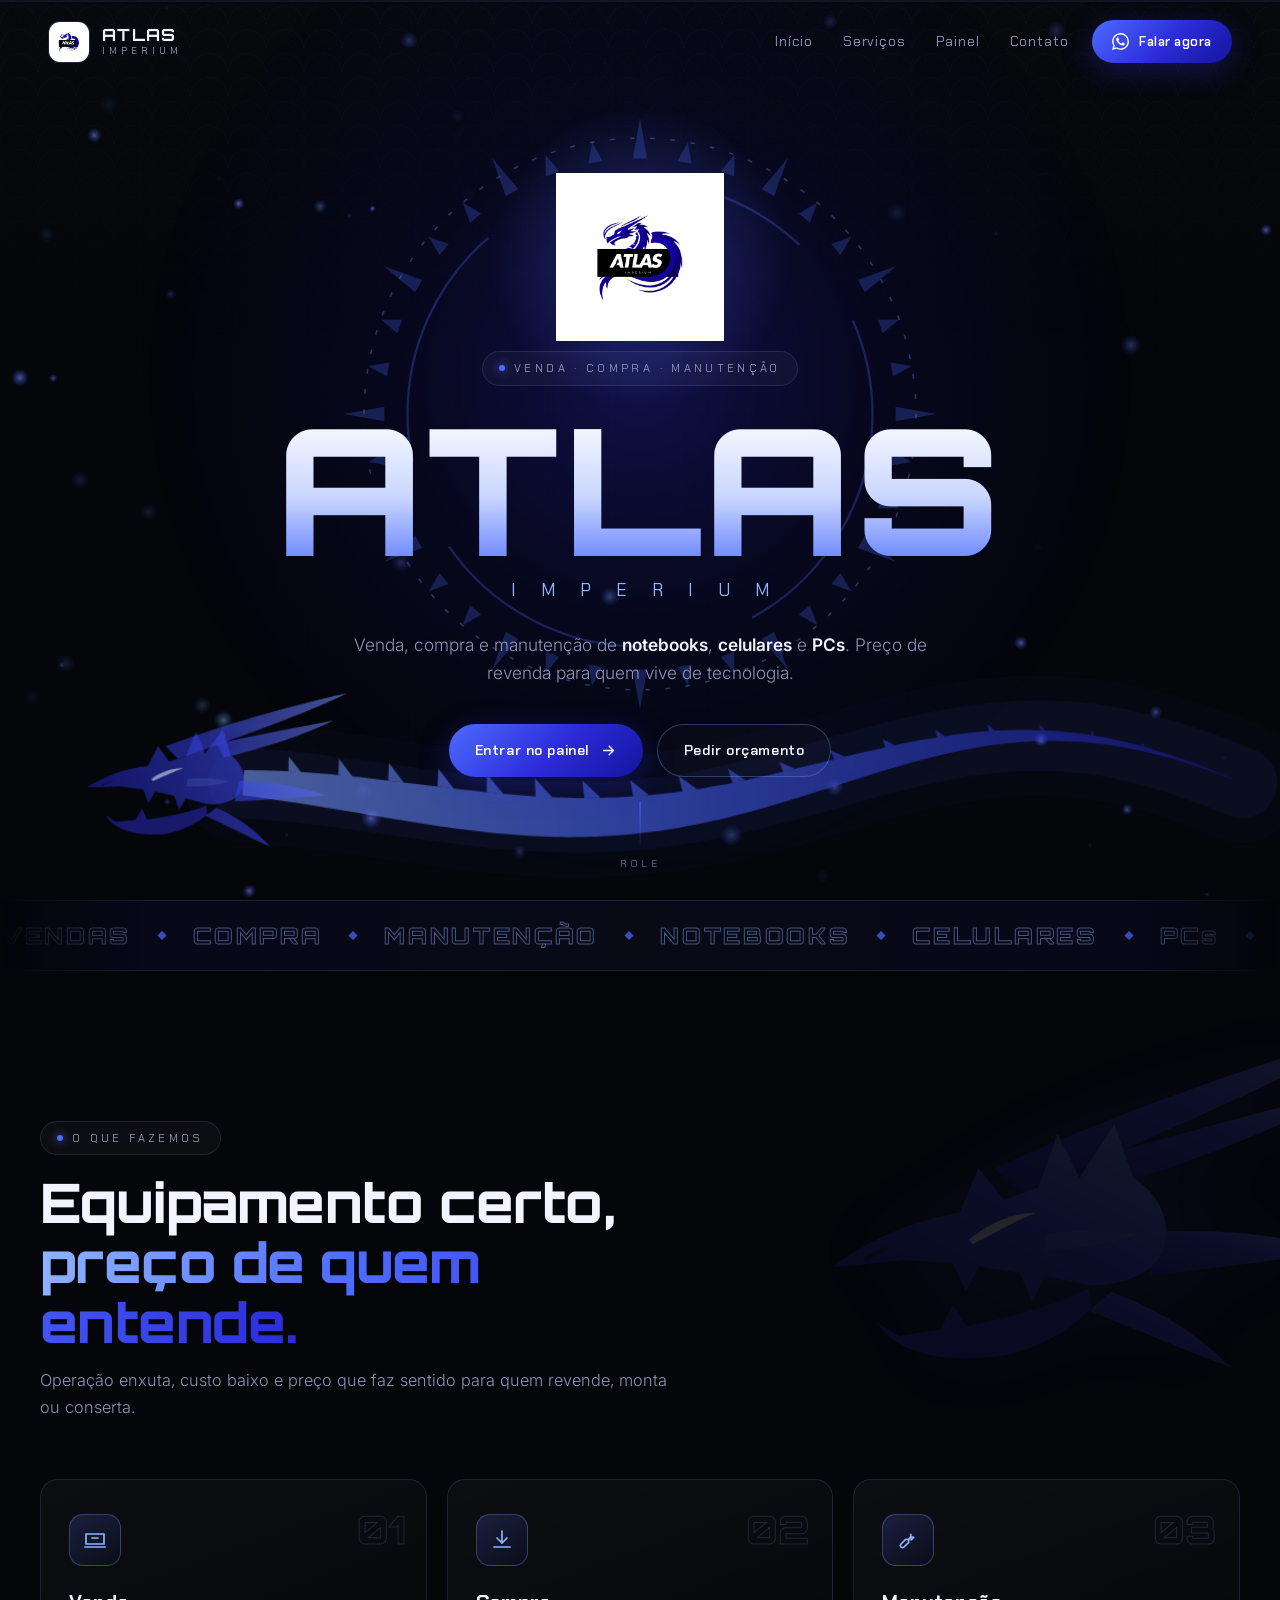
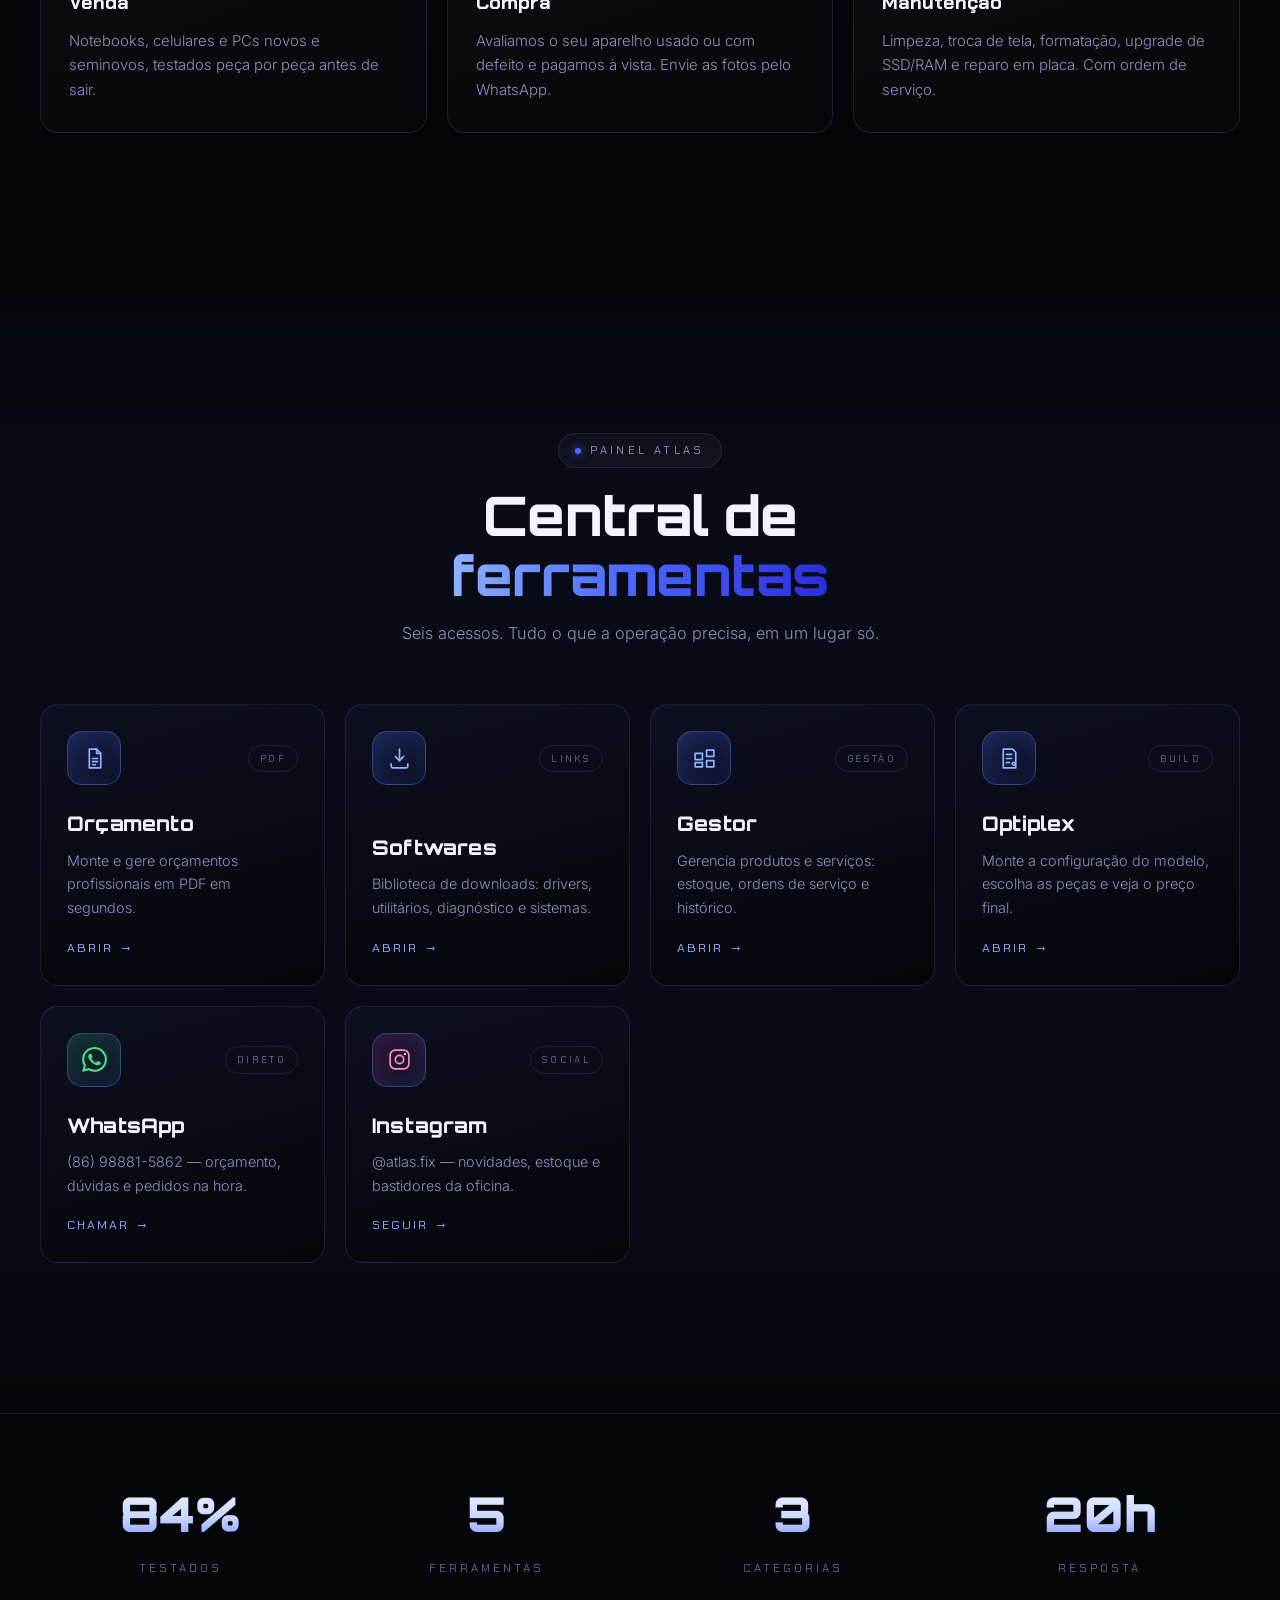
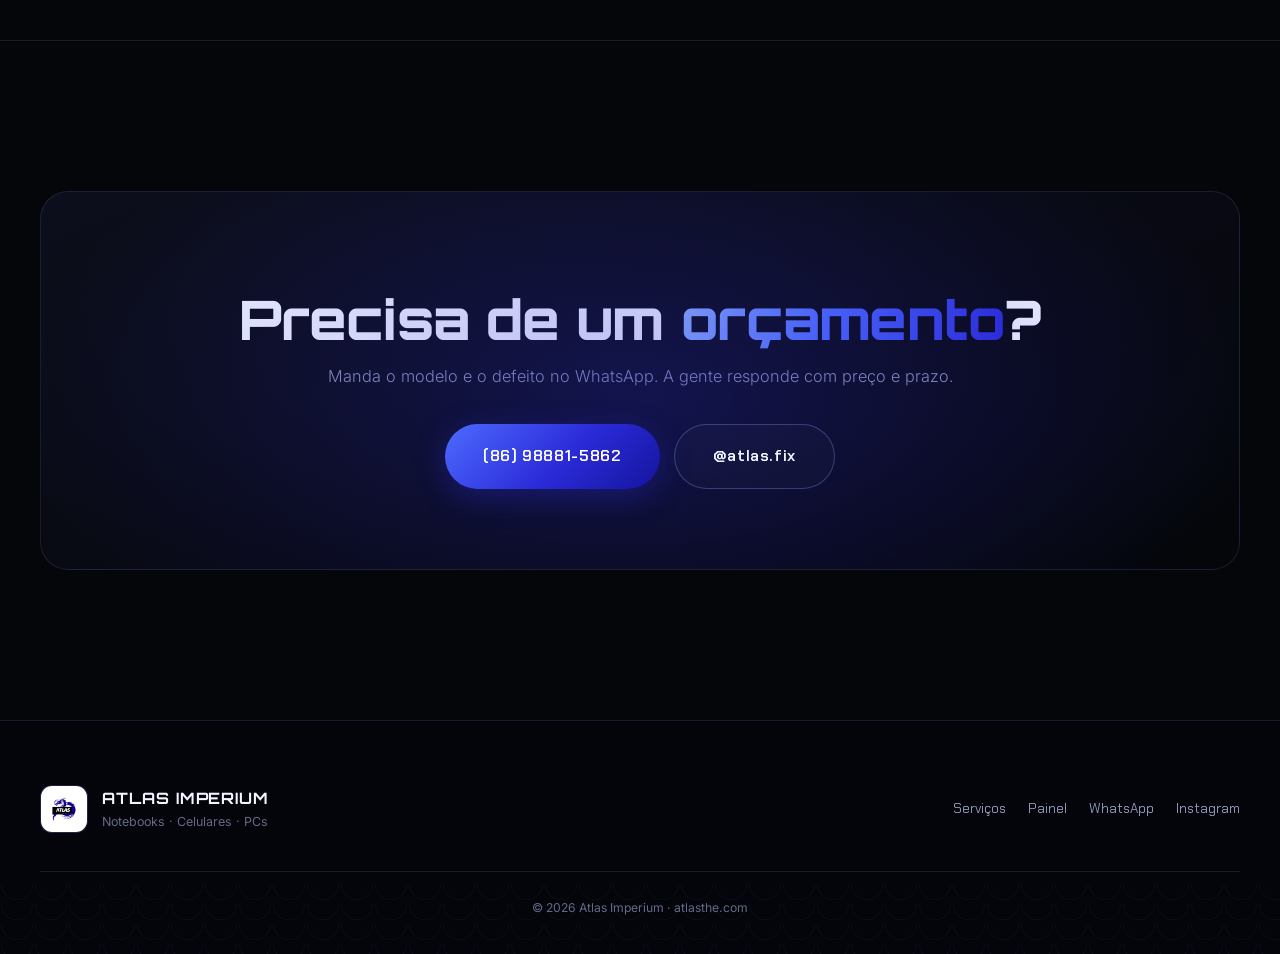
<file: index.html>
<!DOCTYPE html>
<html lang="pt-BR">
<head>
<meta charset="UTF-8" />
<meta name="viewport" content="width=device-width, initial-scale=1, viewport-fit=cover" />
<title>ATLAS IMPERIUM — Notebooks, Celulares e PCs</title>
<meta name="description" content="Atlas Imperium — venda, compra e manutenção de notebooks, celulares e PCs. Atendimento 100% online, preço de revenda para quem trabalha com informática." />
<meta name="theme-color" content="#05060a" />

<meta property="og:type" content="website" />
<meta property="og:title" content="ATLAS IMPERIUM" />
<meta property="og:description" content="Venda, compra e manutenção de notebooks, celulares e PCs. Preço de revenda." />
<meta property="og:url" content="https://atlasthe.com" />
<meta property="og:image" content="https://atlasthe.com/assets/img/logo.png" />

<link rel="icon" href="assets/img/logo.png" />
<link rel="apple-touch-icon" href="assets/img/logo.png" />

<link rel="preconnect" href="https://fonts.googleapis.com" />
<link rel="preconnect" href="https://fonts.gstatic.com" crossorigin />
<link href="https://fonts.googleapis.com/css2?family=Orbitron:wght@700;800;900&family=Chakra+Petch:wght@400;500;600;700&family=Inter:wght@300;400;500;600&display=swap" rel="stylesheet" />

<link rel="stylesheet" href="assets/css/style.css" />
</head>
<body>

<!-- ============ SÍMBOLO DO DRAGÃO (reutilizado no site todo) ============ -->
<svg width="0" height="0" style="position:absolute" aria-hidden="true">
  <!-- cabeça baseada na logo da Atlas. Cores como atributo: o CSS não entra no shadow tree do <use> -->
  <symbol id="dragon-head" viewBox="0 0 380 250">
    <linearGradient id="dgGrad" x1="0" y1="1" x2="1" y2="0">
      <stop offset="0%"   stop-color="#1b1bab"/>
      <stop offset="55%"  stop-color="#3a46e8"/>
      <stop offset="100%" stop-color="#7a94ff"/>
    </linearGradient>
    <!-- juba: lâminas finas varridas para trás, como na logo -->
    <path fill="url(#dgGrad)" d="M118 108 C180 80 258 50 358 20 C300 54 212 90 136 124 Z"/>
    <path fill="url(#dgGrad)" d="M186 100 C236 86 288 72 342 58 C298 84 240 104 198 118 Z"/>
    <path fill="url(#dgGrad)" d="M220 148 C262 146 300 150 338 160 C296 166 250 172 216 176 Z"/>
    <path fill="url(#dgGrad)" d="M192 186 C224 198 248 214 268 234 C236 222 204 208 178 198 Z"/>
    <!-- crânio: focinho em ponta, crista de chamas, maxilar com presas -->
    <path fill="url(#dgGrad)" d="M16 170 C40 152 70 140 96 136 L108 108 L124 128 L146 120 L158 86 L172 114 L194 80 L206 114 C222 124 232 142 224 162 C216 176 198 182 178 182 L150 176 L142 192 L134 174 L108 170 L100 186 L92 168 L60 166 C44 168 28 170 16 170 Z"/>
    <!-- mandíbula inferior (boca aberta) -->
    <path fill="#2a2abe" d="M178 184 C158 194 130 202 100 208 L92 194 L84 210 L58 214 L44 206 C56 226 90 232 126 226 C152 220 170 206 180 196 Z"/>
    <!-- faceta de brilho -->
    <path fill="#8fb4ff" opacity=".22" d="M150 150 C172 146 192 146 208 150 C190 156 168 160 150 160 Z"/>
    <!-- olho em lâmina e narina -->
    <path fill="#eaf0ff" d="M102 153 C114 143 130 136 144 136 C130 142 116 150 104 156 Z"/>
    <path fill="#05060a" opacity=".45" d="M36 164 C42 160 48 158 52 158 C46 162 40 166 36 167 Z"/>
  </symbol>
</svg>

<!-- ============ PRELOADER ============ -->
<div class="preloader" id="preloader">
  <div class="preloader__core">
    <svg class="preloader__ring" viewBox="0 0 120 120" aria-hidden="true">
      <circle class="pr-track" cx="60" cy="60" r="52"/>
      <circle class="pr-arc"   cx="60" cy="60" r="52"/>
      <circle class="pr-arc2"  cx="60" cy="60" r="40"/>
    </svg>
    <svg class="preloader__dragon dragon-ico" viewBox="0 0 380 250" aria-hidden="true"><use href="#dragon-head"/></svg>
  </div>
  <p class="preloader__text">DESPERTANDO O DRAGÃO<span class="dots"><i>.</i><i>.</i><i>.</i></span></p>
</div>

<!-- ============ CAMADAS DE EFEITO ============ -->
<canvas id="embers" class="fx-embers" aria-hidden="true"></canvas>
<div class="fx-grid" aria-hidden="true"></div>
<div class="fx-scales" aria-hidden="true"></div>
<div class="fx-noise" aria-hidden="true"></div>
<div class="fx-cursor" id="cursor" aria-hidden="true"></div>
<div class="scroll-progress"><span id="scrollBar"></span></div>

<!-- ============ HEADER ============ -->
<header class="header" id="header">
  <a class="brand" href="#top" aria-label="Atlas Imperium — início">
    <span class="brand__mark">
      <img src="assets/img/logo.png" alt="" onerror="this.style.display='none'" />
    </span>
    <span class="brand__txt">
      <strong>ATLAS</strong>
      <small>IMPERIUM</small>
    </span>
  </a>

  <nav class="nav" id="nav">
    <a href="#top" class="nav__link">Início</a>
    <a href="#servicos" class="nav__link">Serviços</a>
    <a href="#painel" class="nav__link">Painel</a>
    <a href="#contato" class="nav__link">Contato</a>
  </nav>

  <a class="btn btn--sm btn--primary header__cta magnetic" href="https://wa.me/5586988815862" target="_blank" rel="noopener">
    <svg viewBox="0 0 24 24" class="ico-fill" aria-hidden="true"><path d="M17.47 14.38c-.3-.15-1.76-.87-2.03-.97-.27-.1-.47-.15-.67.15-.2.3-.77.97-.94 1.16-.17.2-.35.22-.64.08-.3-.15-1.26-.46-2.39-1.48-.88-.79-1.48-1.76-1.65-2.06-.17-.3-.02-.46.13-.6.13-.14.3-.35.45-.52.15-.18.2-.3.3-.5.1-.2.05-.37-.03-.52-.07-.15-.67-1.61-.91-2.21-.24-.58-.49-.5-.67-.51h-.57c-.2 0-.52.08-.79.37-.27.3-1.04 1.02-1.04 2.48s1.07 2.87 1.21 3.07c.15.2 2.1 3.2 5.08 4.49.71.3 1.26.49 1.69.62.71.23 1.36.2 1.87.12.57-.09 1.76-.72 2-1.41.25-.7.25-1.29.18-1.42-.08-.12-.28-.2-.57-.34M12.05 21.8h-.01a9.87 9.87 0 0 1-5.03-1.38l-.36-.21-3.74.98 1-3.65-.24-.37a9.86 9.86 0 0 1-1.51-5.26c0-5.45 4.44-9.89 9.89-9.89 2.64 0 5.12 1.03 6.99 2.9a9.83 9.83 0 0 1 2.89 6.99c0 5.45-4.44 9.89-9.88 9.89m8.41-18.3A11.82 11.82 0 0 0 12.05 0C5.5 0 .16 5.34.16 11.89c0 2.1.55 4.14 1.59 5.95L.06 24l6.3-1.65a11.88 11.88 0 0 0 5.69 1.45c6.55 0 11.89-5.34 11.89-11.89a11.82 11.82 0 0 0-3.48-8.41"/></svg>
    <span>Falar agora</span>
  </a>

  <button class="burger" id="burger" aria-label="Abrir menu" aria-expanded="false"><span></span><span></span><span></span></button>
</header>

<main id="top">

  <!-- ============ HERO ============ -->
  <section class="hero">
    <div class="hero__glow" aria-hidden="true"></div>

    <!-- dragão serpente desenhado e animado via canvas -->
    <canvas id="dragon" class="hero__dragon" aria-hidden="true"></canvas>

    <div class="hero__sigil" data-parallax="0.18">
      <svg class="sigil-ring" viewBox="0 0 400 400" aria-hidden="true">
        <circle class="ring ring--1" cx="200" cy="200" r="178" />
        <circle class="ring ring--2" cx="200" cy="200" r="150" />
        <g class="spikes" id="spikes"></g>
      </svg>
    </div>

    <div class="hero__content">
      <div class="hero__emblem">
        <img src="assets/img/logo.png" alt="Logotipo Atlas Imperium"
             onerror="this.parentNode.style.display='none'" />
      </div>

      <p class="eyebrow reveal"><span class="eyebrow__dot"></span> Venda · Compra · Manutenção</p>

      <h1 class="hero__title" data-split>ATLAS</h1>
      <p class="hero__sub reveal" data-delay="120">I M P E R I U M</p>

      <p class="hero__lead reveal" data-delay="200">
        Venda, compra e manutenção de <strong>notebooks</strong>, <strong>celulares</strong> e <strong>PCs</strong>.
        Preço de revenda para quem vive de tecnologia.
      </p>

      <div class="hero__actions reveal" data-delay="280">
        <a href="#painel" class="btn btn--primary magnetic">
          <span>Entrar no painel</span>
          <svg viewBox="0 0 24 24" class="ico" aria-hidden="true"><path d="M5 12h14M13 6l6 6-6 6"/></svg>
        </a>
        <a href="https://wa.me/5586988815862" target="_blank" rel="noopener" class="btn btn--ghost magnetic">
          <span>Pedir orçamento</span>
        </a>
      </div>
    </div>

    <a href="#servicos" class="scroll-cue" aria-label="Rolar para baixo">
      <span class="scroll-cue__line"></span>
      <span class="scroll-cue__txt">role</span>
    </a>
  </section>

  <!-- ============ MARQUEE ============ -->
  <div class="marquee" aria-hidden="true">
    <div class="marquee__track" id="marqueeTrack">
      <span>VENDAS</span><i>◆</i><span>COMPRA</span><i>◆</i><span>MANUTENÇÃO</span><i>◆</i>
      <span>NOTEBOOKS</span><i>◆</i><span>CELULARES</span><i>◆</i><span>PCs</span><i>◆</i>
      <span>PREÇO DE REVENDA</span><i>◆</i><span>UPGRADE</span><i>◆</i>
    </div>
  </div>

  <!-- ============ SERVIÇOS ============ -->
  <section class="section" id="servicos">
    <svg class="sec-dragon dragon-ico" viewBox="0 0 380 250" aria-hidden="true"><use href="#dragon-head"/></svg>
    <div class="shell">
      <header class="sec-head">
        <p class="eyebrow reveal"><span class="eyebrow__dot"></span> O que fazemos</p>
        <h2 class="sec-title reveal" data-delay="80">Equipamento certo,<br><em>preço de quem entende.</em></h2>
        <p class="sec-desc reveal" data-delay="160">
          Operação enxuta, custo baixo e preço que faz sentido para quem revende, monta ou conserta.
        </p>
      </header>

      <div class="grid-3">
        <article class="feat reveal">
          <div class="feat__ico">
            <svg viewBox="0 0 24 24" aria-hidden="true"><path d="M3 6h18v10H3z"/><path d="M2 19h20"/><path d="M9 10h6"/></svg>
          </div>
          <h3>Venda</h3>
          <p>Notebooks, celulares e PCs novos e seminovos, testados peça por peça antes de sair.</p>
          <span class="feat__num">01</span>
        </article>

        <article class="feat reveal" data-delay="110">
          <div class="feat__ico">
            <svg viewBox="0 0 24 24" aria-hidden="true"><path d="M12 3v12"/><path d="M7 10l5 5 5-5"/><path d="M4 19h16"/></svg>
          </div>
          <h3>Compra</h3>
          <p>Avaliamos o seu aparelho usado ou com defeito e pagamos à vista. Envie as fotos pelo WhatsApp.</p>
          <span class="feat__num">02</span>
        </article>

        <article class="feat reveal" data-delay="220">
          <div class="feat__ico">
            <svg viewBox="0 0 24 24" aria-hidden="true"><path d="M14.7 6.3a4 4 0 0 1-5 5L5 16a2.1 2.1 0 1 0 3 3l4.7-4.7a4 4 0 0 1 5-5l-2.6 2.6"/></svg>
          </div>
          <h3>Manutenção</h3>
          <p>Limpeza, troca de tela, formatação, upgrade de SSD/RAM e reparo em placa. Com ordem de serviço.</p>
          <span class="feat__num">03</span>
        </article>
      </div>
    </div>
  </section>

  <!-- ============ PAINEL / DASHBOARD ============ -->
  <section class="section section--panel" id="painel">
    <div class="shell">
      <header class="sec-head sec-head--center">
        <p class="eyebrow reveal"><span class="eyebrow__dot"></span> Painel Atlas</p>
        <h2 class="sec-title reveal" data-delay="80">Central de <em>ferramentas</em></h2>
        <p class="sec-desc reveal" data-delay="160">Seis acessos. Tudo o que a operação precisa, em um lugar só.</p>
      </header>

      <div class="dash">

        <a class="card reveal" href="pages/orcamento.html">
          <span class="card__bg" aria-hidden="true"></span>
          <span class="card__shine" aria-hidden="true"></span>
          <div class="card__top">
            <span class="card__ico">
              <svg viewBox="0 0 24 24" aria-hidden="true"><path d="M7 3h7l4 4v14H7z"/><path d="M14 3v4h4"/><path d="M10 12h5M10 15h5M10 18h3"/></svg>
            </span>
            <span class="card__tag">PDF</span>
          </div>
          <h3 class="card__title">Orçamento</h3>
          <p class="card__desc">Monte e gere orçamentos profissionais em PDF em segundos.</p>
          <span class="card__go">Abrir <i>→</i></span>
        </a>

        <a class="card reveal" data-delay="90" href="pages/softwares.html">
          <span class="card__bg" aria-hidden="true"></span>
          <span class="card__shine" aria-hidden="true"></span>
          <div class="card__top">
            <span class="card__ico">
              <svg viewBox="0 0 24 24" aria-hidden="true"><path d="M12 3v11"/><path d="M8 10l4 4 4-4"/><path d="M4 17v2a2 2 0 0 0 2 2h12a2 2 0 0 0 2-2v-2"/></svg>
            </span>
            <span class="card__tag">LINKS</span>
          </div>
          <h3 class="card__title">Softwares</h3>
          <p class="card__desc">Biblioteca de downloads: drivers, utilitários, diagnóstico e sistemas.</p>
          <span class="card__go">Abrir <i>→</i></span>
        </a>

        <a class="card reveal" data-delay="180" href="pages/gestor.html" data-soon>
          <span class="card__bg" aria-hidden="true"></span>
          <span class="card__shine" aria-hidden="true"></span>
          <div class="card__top">
            <span class="card__ico">
              <svg viewBox="0 0 24 24" aria-hidden="true"><path d="M3 7h7v6H3z"/><path d="M14 4h7v6h-7z"/><path d="M14 14h7v6h-7z"/><path d="M3 16h7v4H3z"/></svg>
            </span>
            <span class="card__tag">GESTÃO</span>
          </div>
          <h3 class="card__title">Gestor</h3>
          <p class="card__desc">Gerencia produtos e serviços: estoque, ordens de serviço e histórico.</p>
          <span class="card__go">Abrir <i>→</i></span>
        </a>

        <a class="card reveal" data-delay="270" href="pages/optiplex.html">
          <span class="card__bg" aria-hidden="true"></span>
          <span class="card__shine" aria-hidden="true"></span>
          <div class="card__top">
            <span class="card__ico">
              <svg viewBox="0 0 24 24" aria-hidden="true"><path d="M6 3h9l3 3v15H6z"/><path d="M9 8h5M9 12h5M9 16h3"/><circle cx="16" cy="17" r="1.4"/></svg>
            </span>
            <span class="card__tag">BUILD</span>
          </div>
          <h3 class="card__title">Optiplex</h3>
          <p class="card__desc">Monte a configuração do modelo, escolha as peças e veja o preço final.</p>
          <span class="card__go">Abrir <i>→</i></span>
        </a>

        <a class="card card--wa reveal" data-delay="360" href="https://wa.me/5586988815862" target="_blank" rel="noopener">
          <span class="card__bg" aria-hidden="true"></span>
          <span class="card__shine" aria-hidden="true"></span>
          <div class="card__top">
            <span class="card__ico">
              <svg viewBox="0 0 24 24" class="ico-fill" aria-hidden="true"><path d="M17.47 14.38c-.3-.15-1.76-.87-2.03-.97-.27-.1-.47-.15-.67.15-.2.3-.77.97-.94 1.16-.17.2-.35.22-.64.08-.3-.15-1.26-.46-2.39-1.48-.88-.79-1.48-1.76-1.65-2.06-.17-.3-.02-.46.13-.6.13-.14.3-.35.45-.52.15-.18.2-.3.3-.5.1-.2.05-.37-.03-.52-.07-.15-.67-1.61-.91-2.21-.24-.58-.49-.5-.67-.51h-.57c-.2 0-.52.08-.79.37-.27.3-1.04 1.02-1.04 2.48s1.07 2.87 1.21 3.07c.15.2 2.1 3.2 5.08 4.49.71.3 1.26.49 1.69.62.71.23 1.36.2 1.87.12.57-.09 1.76-.72 2-1.41.25-.7.25-1.29.18-1.42-.08-.12-.28-.2-.57-.34M12.05 21.8h-.01a9.87 9.87 0 0 1-5.03-1.38l-.36-.21-3.74.98 1-3.65-.24-.37a9.86 9.86 0 0 1-1.51-5.26c0-5.45 4.44-9.89 9.89-9.89 2.64 0 5.12 1.03 6.99 2.9a9.83 9.83 0 0 1 2.89 6.99c0 5.45-4.44 9.89-9.88 9.89m8.41-18.3A11.82 11.82 0 0 0 12.05 0C5.5 0 .16 5.34.16 11.89c0 2.1.55 4.14 1.59 5.95L.06 24l6.3-1.65a11.88 11.88 0 0 0 5.69 1.45c6.55 0 11.89-5.34 11.89-11.89a11.82 11.82 0 0 0-3.48-8.41"/></svg>
            </span>
            <span class="card__tag">DIRETO</span>
          </div>
          <h3 class="card__title">WhatsApp</h3>
          <p class="card__desc">(86) 98881-5862 — orçamento, dúvidas e pedidos na hora.</p>
          <span class="card__go">Chamar <i>→</i></span>
        </a>

        <a class="card card--ig reveal" data-delay="450" href="https://instagram.com/atlas.fix" target="_blank" rel="noopener">
          <span class="card__bg" aria-hidden="true"></span>
          <span class="card__shine" aria-hidden="true"></span>
          <div class="card__top">
            <span class="card__ico">
              <svg viewBox="0 0 24 24" aria-hidden="true"><rect x="3" y="3" width="18" height="18" rx="5"/><circle cx="12" cy="12" r="4"/><circle cx="17.2" cy="6.8" r="1.1" fill="currentColor" stroke="none"/></svg>
            </span>
            <span class="card__tag">SOCIAL</span>
          </div>
          <h3 class="card__title">Instagram</h3>
          <p class="card__desc">@atlas.fix — novidades, estoque e bastidores da oficina.</p>
          <span class="card__go">Seguir <i>→</i></span>
        </a>

      </div>
    </div>
  </section>

  <!-- ============ NÚMEROS ============ -->
  <section class="stats">
    <div class="shell stats__grid">
      <div class="stat reveal"><strong data-count="100" data-suffix="%">0</strong><span>Testados</span></div>
      <div class="stat reveal" data-delay="90"><strong data-count="6">0</strong><span>Ferramentas</span></div>
      <div class="stat reveal" data-delay="180"><strong data-count="3">0</strong><span>Categorias</span></div>
      <div class="stat reveal" data-delay="270"><strong data-count="24" data-suffix="h">0</strong><span>Resposta</span></div>
    </div>
  </section>

  <!-- ============ CONTATO ============ -->
  <section class="section cta" id="contato">
    <div class="shell cta__inner">
      <div class="cta__glow" aria-hidden="true"></div>
      <h2 class="sec-title reveal">Precisa de um <em>orçamento</em>?</h2>
      <p class="sec-desc reveal" data-delay="100">
        Manda o modelo e o defeito no WhatsApp. A gente responde com preço e prazo.
      </p>
      <div class="cta__actions reveal" data-delay="180">
        <a href="https://wa.me/5586988815862" target="_blank" rel="noopener" class="btn btn--primary btn--lg magnetic"><span>(86) 98881-5862</span></a>
        <a href="https://instagram.com/atlas.fix" target="_blank" rel="noopener" class="btn btn--ghost btn--lg magnetic"><span>@atlas.fix</span></a>
      </div>
    </div>
  </section>
</main>

<!-- ============ FOOTER ============ -->
<footer class="footer">
  <div class="shell footer__inner">
    <div class="footer__brand">
      <span class="brand__mark brand__mark--sm">
        <img src="assets/img/logo.png" alt="" onerror="this.style.display='none'" />
      </span>
      <div>
        <strong>ATLAS IMPERIUM</strong>
        <p>Notebooks · Celulares · PCs</p>
      </div>
    </div>

    <nav class="footer__nav">
      <a href="#servicos">Serviços</a>
      <a href="#painel">Painel</a>
      <a href="https://wa.me/5586988815862" target="_blank" rel="noopener">WhatsApp</a>
      <a href="https://instagram.com/atlas.fix" target="_blank" rel="noopener">Instagram</a>
    </nav>

    <p class="footer__copy">© <span id="year">2026</span> Atlas Imperium · atlasthe.com</p>
  </div>
  <div class="footer__scales" aria-hidden="true"></div>
</footer>

<div class="toast" id="toast" role="status" aria-live="polite"></div>

<script src="assets/js/main.js"></script>
</body>
</html>
</file>
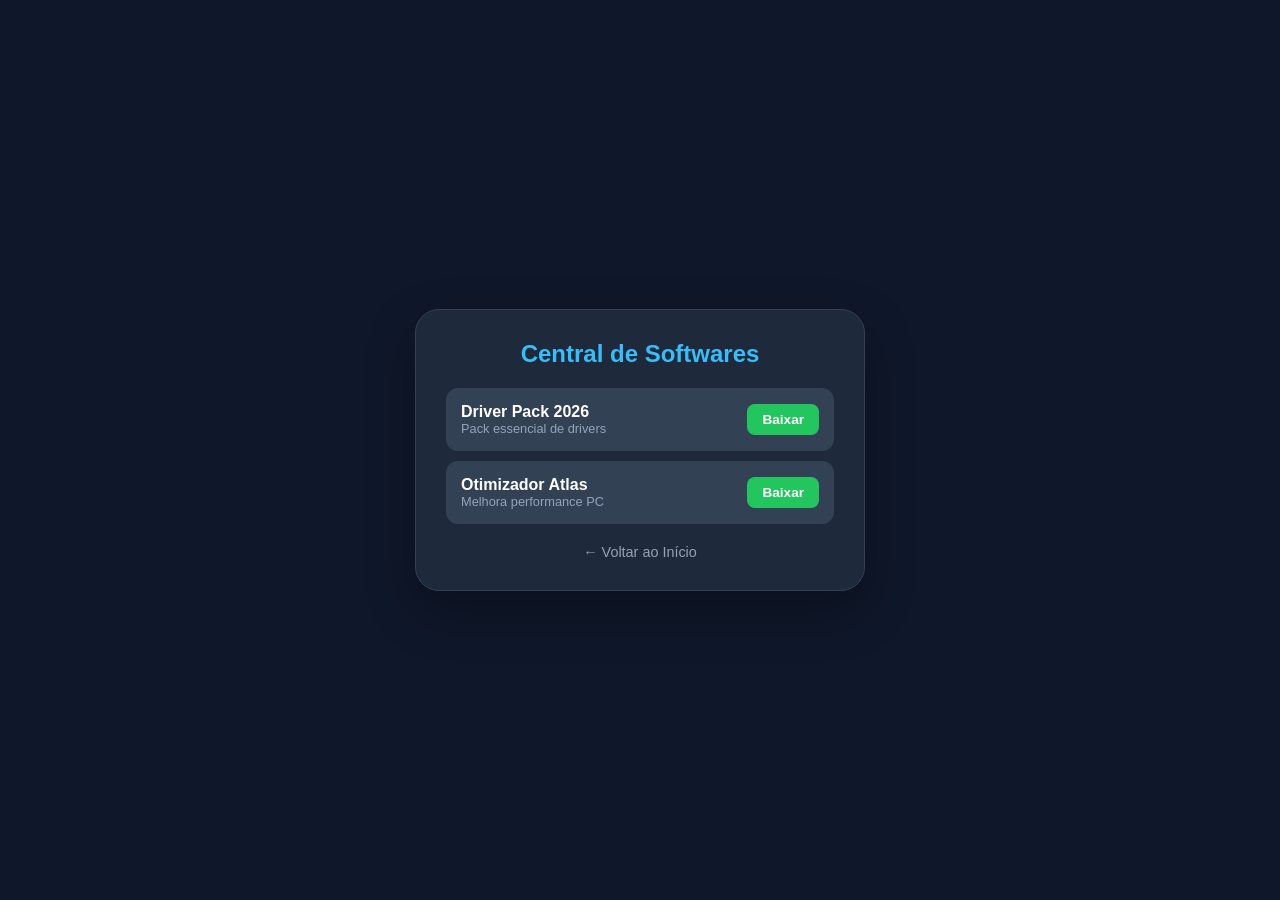
<file: software.html>
<!DOCTYPE html>
<html lang="pt-br">
<head>
    <meta charset="UTF-8">
    <meta name="viewport" content="width=device-width, initial-scale=1.0">
    <title>Atlas - Downloads de Softwares</title>
    <style>
        * { margin: 0; padding: 0; box-sizing: border-box; font-family: 'Segoe UI', sans-serif; }
        body { background-color: #0f172a; display: flex; justify-content: center; align-items: center; min-height: 100vh; padding: 20px; color: #f8fafc; }
        
        .card {
            background: #1e293b;
            width: 100%;
            max-width: 450px;
            padding: 30px;
            border-radius: 24px;
            box-shadow: 0 20px 50px rgba(0,0,0,0.3);
            border: 1px solid #334155;
        }

        h1 { font-size: 1.5rem; margin-bottom: 20px; text-align: center; color: #38bdf8; }

        .software-item {
            background: #334155;
            padding: 15px;
            border-radius: 12px;
            margin-bottom: 10px;
            display: flex;
            justify-content: space-between;
            align-items: center;
            transition: 0.2s;
        }

        .software-info h3 { font-size: 1rem; color: #fff; }
        .software-info p { font-size: 0.8rem; color: #94a3b8; }

        .download-btn {
            background: #22c55e; /* Verde para download */
            color: white;
            text-decoration: none;
            padding: 8px 15px;
            border-radius: 8px;
            font-size: 0.85rem;
            font-weight: bold;
        }

        .back-btn {
            display: block;
            text-align: center;
            margin-top: 20px;
            color: #94a3b8;
            text-decoration: none;
            font-size: 0.9rem;
        }
        
        .back-btn:hover { color: #fff; }
    </style>
</head>
<body>

    <div class="card">
        <h1>Central de Softwares</h1>

        <div class="software-item">
            <div class="software-info">
                <h3>Driver Pack 2026</h3>
                <p>Pack essencial de drivers</p>
            </div>
            <a href="LINK_DO_SEU_GOOGLE_DRIVE" target="_blank" class="download-btn">Baixar</a>
        </div>

        <div class="software-item">
            <div class="software-info">
                <h3>Otimizador Atlas</h3>
                <p>Melhora performance PC</p>
            </div>
            <a href="OUTRO_LINK_AQUI" target="_blank" class="download-btn">Baixar</a>
        </div>

        <a href="index.html" class="back-btn">← Voltar ao Início</a>
    </div>

</body>
</html>
</file>
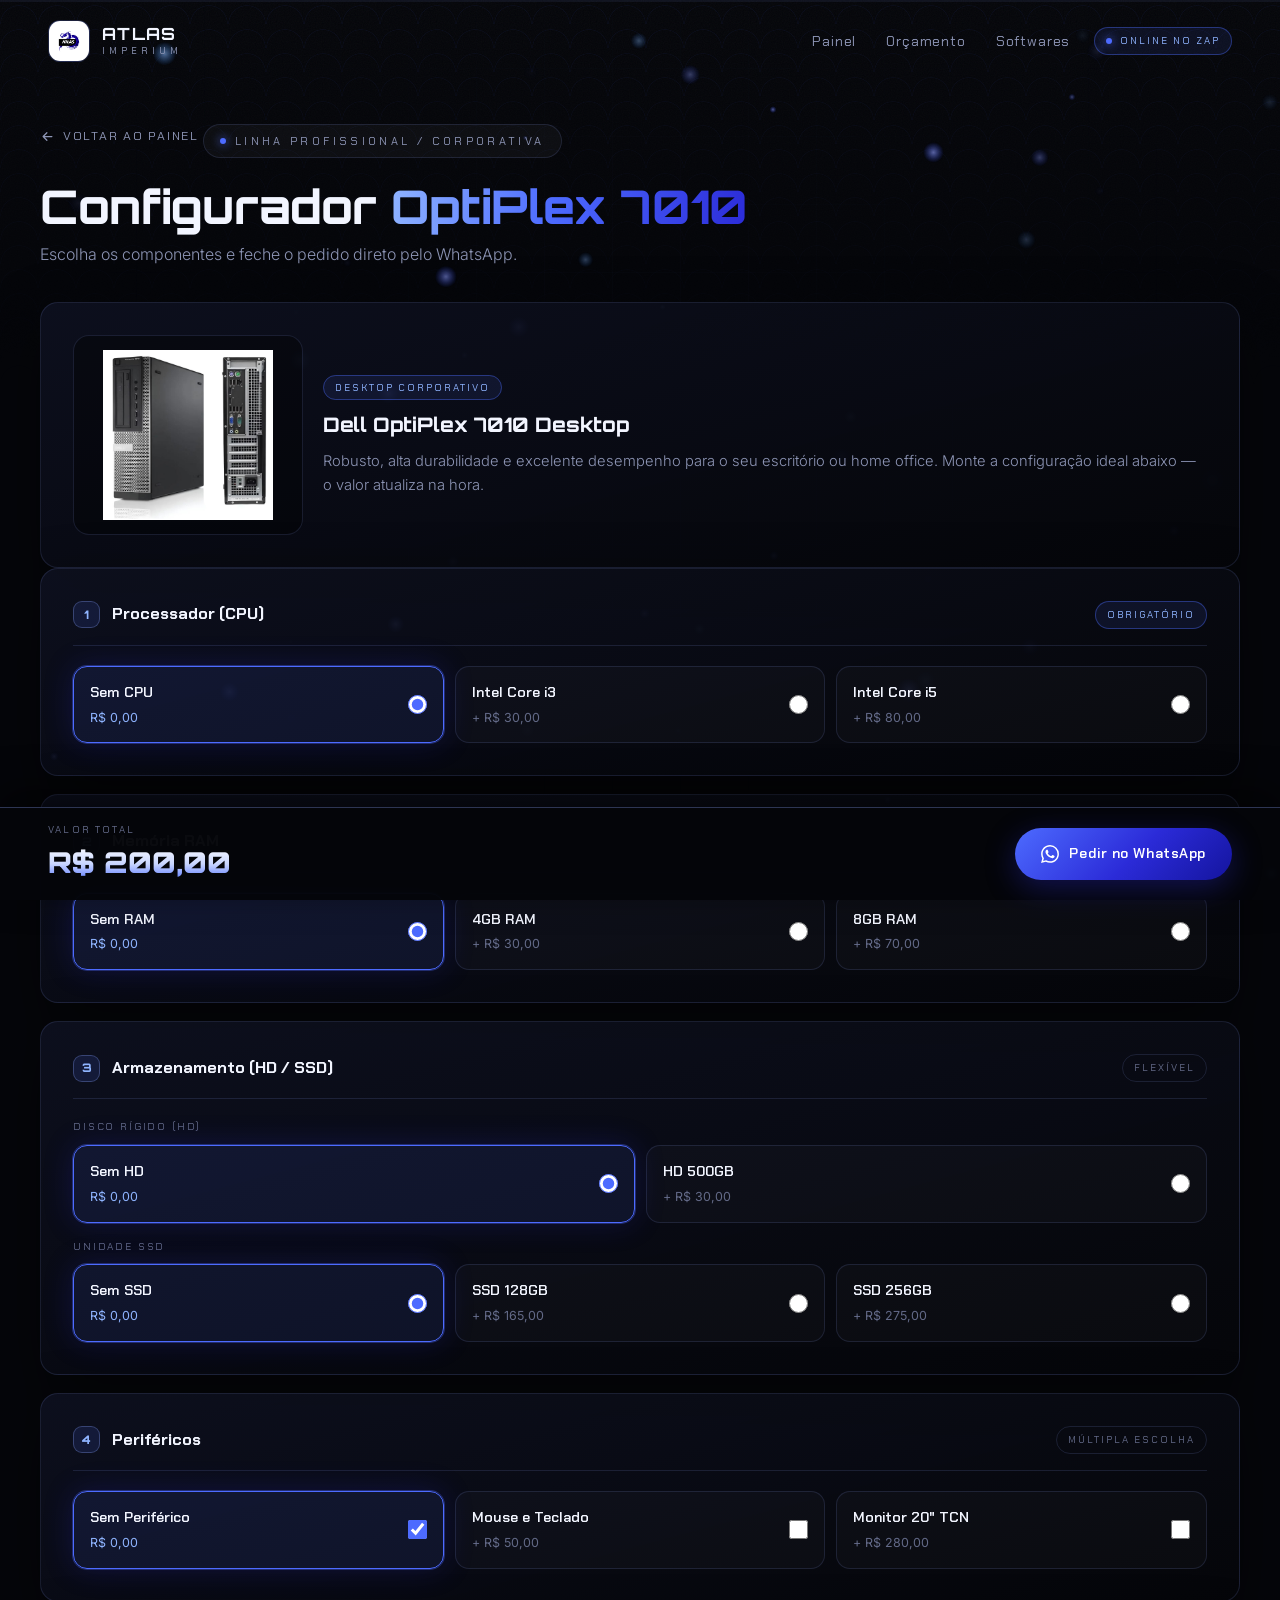
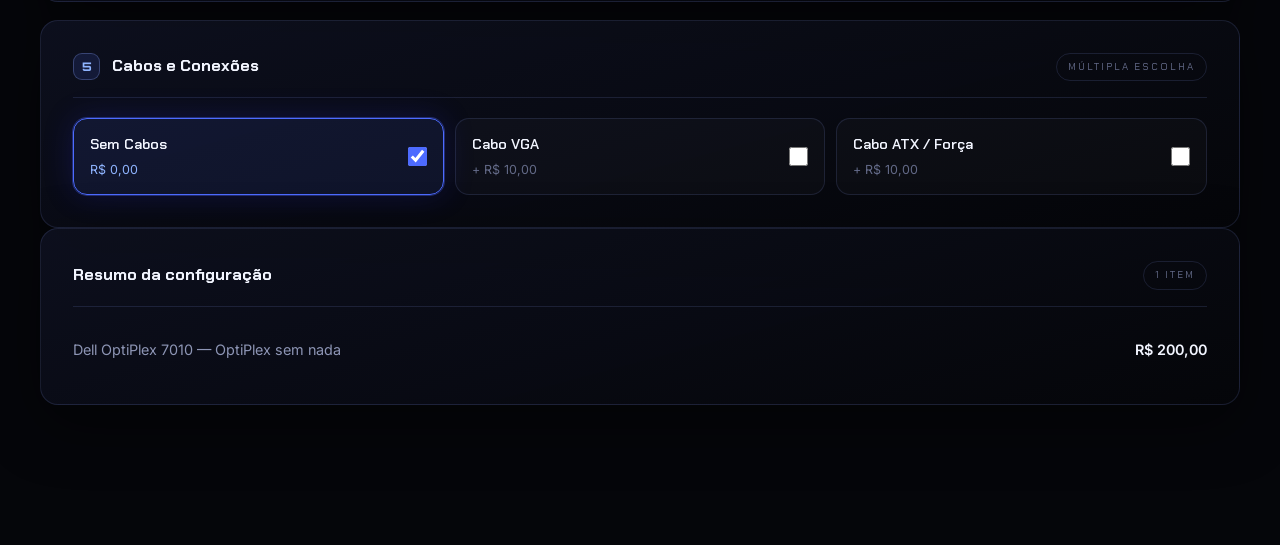
<file: pages/optiplex.html>
<!DOCTYPE html>
<html lang="pt-BR">
<head>
<meta charset="UTF-8" />
<meta name="viewport" content="width=device-width, initial-scale=1, viewport-fit=cover" />
<title>Optiplex — ATLAS IMPERIUM</title>
<meta name="description" content="Monte seu Dell OptiPlex 7010: processador, memória, SSD e periféricos. Feche direto pelo WhatsApp." />
<meta name="theme-color" content="#05060a" />

<meta property="og:type" content="website" />
<meta property="og:title" content="ATLAS — Configurador Dell OptiPlex 7010" />
<meta property="og:description" content="Monte seu computador personalizado com processador, memória, SSD e periféricos de forma rápida e prática!" />
<meta property="og:url" content="https://atlasthe.com/pages/optiplex.html" />
<meta property="og:image" content="https://atlasthe.com/assets/img/optiplex.jpg" />

<link rel="icon" href="../assets/img/logo.png" />
<link rel="preconnect" href="https://fonts.googleapis.com" />
<link rel="preconnect" href="https://fonts.gstatic.com" crossorigin />
<link href="https://fonts.googleapis.com/css2?family=Orbitron:wght@700;800;900&family=Chakra+Petch:wght@400;500;600;700&family=Inter:wght@300;400;500;600&display=swap" rel="stylesheet" />
<link rel="stylesheet" href="../assets/css/style.css" />
<link rel="stylesheet" href="../assets/css/pages.css" />
</head>
<body>

<canvas id="embers" class="fx-embers" aria-hidden="true"></canvas>
<div class="fx-grid" aria-hidden="true"></div>
<div class="fx-scales" aria-hidden="true"></div>
<div class="fx-noise" aria-hidden="true"></div>
<div class="fx-cursor" id="cursor" aria-hidden="true"></div>
<div class="scroll-progress"><span id="scrollBar"></span></div>

<header class="header" id="header">
  <a class="brand" href="../index.html" aria-label="Atlas Imperium — painel">
    <span class="brand__mark"><img src="../assets/img/logo.png" alt="" onerror="this.style.display='none'" /></span>
    <span class="brand__txt"><strong>ATLAS</strong><small>IMPERIUM</small></span>
  </a>
  <nav class="nav" id="nav">
    <a href="../index.html" class="nav__link">Painel</a>
    <a href="orcamento.html" class="nav__link">Orçamento</a>
    <a href="softwares.html" class="nav__link">Softwares</a>
  </nav>
  <span class="tag tag--on tag--zap">
    <span class="eyebrow__dot"></span> Online no Zap
  </span>
  <button class="burger" id="burger" aria-label="Abrir menu" aria-expanded="false"><span></span><span></span><span></span></button>
</header>

<main class="page page--bar">
  <div class="shell">

    <div class="page-top">
      <a href="../index.html" class="back-link">
        <svg viewBox="0 0 24 24" aria-hidden="true"><path d="M19 12H5M11 18l-6-6 6-6"/></svg>
        Voltar ao painel
      </a>
      <p class="eyebrow reveal"><span class="eyebrow__dot"></span> Linha profissional / corporativa</p>
      <h1 class="page-title reveal" data-delay="60">Configurador <em>OptiPlex 7010</em></h1>
      <p class="page-desc reveal" data-delay="120">Escolha os componentes e feche o pedido direto pelo WhatsApp.</p>
    </div>

    <!-- produto -->
    <div class="panel reveal" data-delay="160">
      <div class="hero-prod">
        <div class="hero-prod__img" id="prodImg">
          <img src="../assets/img/optiplex.jpg" alt="Dell OptiPlex 7010"
               onerror="document.getElementById('prodImg').remove()" />
        </div>
        <div class="hero-prod__txt">
          <span class="tag tag--on">Desktop corporativo</span>
          <h2>Dell OptiPlex 7010 Desktop</h2>
          <p>Robusto, alta durabilidade e excelente desempenho para o seu escritório ou home office.
             Monte a configuração ideal abaixo — o valor atualiza na hora.</p>
        </div>
      </div>
    </div>

    <!-- blocos de opções (gerados pelo script) -->
    <div id="grupos"></div>

    <!-- resumo -->
    <div class="panel reveal">
      <div class="panel__head">
        <h2 class="panel__title">Resumo da configuração</h2>
        <span class="tag" id="qtdItens">1 item</span>
      </div>
      <div class="resumo" id="resumo"></div>
    </div>

  </div>
</main>

<div class="bar">
  <div class="bar__inner">
    <div>
      <span class="bar__label">Valor total</span>
      <span class="bar__total" id="total">R$ 200,00</span>
    </div>
    <button class="btn btn--primary magnetic" id="btnZap">
      <svg viewBox="0 0 24 24" class="ico-fill" aria-hidden="true" style="width:18px;height:18px;fill:currentColor"><path d="M17.47 14.38c-.3-.15-1.76-.87-2.03-.97-.27-.1-.47-.15-.67.15-.2.3-.77.97-.94 1.16-.17.2-.35.22-.64.08-.3-.15-1.26-.46-2.39-1.48-.88-.79-1.48-1.76-1.65-2.06-.17-.3-.02-.46.13-.6.13-.14.3-.35.45-.52.15-.18.2-.3.3-.5.1-.2.05-.37-.03-.52-.07-.15-.67-1.61-.91-2.21-.24-.58-.49-.5-.67-.51h-.57c-.2 0-.52.08-.79.37-.27.3-1.04 1.02-1.04 2.48s1.07 2.87 1.21 3.07c.15.2 2.1 3.2 5.08 4.49.71.3 1.26.49 1.69.62.71.23 1.36.2 1.87.12.57-.09 1.76-.72 2-1.41.25-.7.25-1.29.18-1.42-.08-.12-.28-.2-.57-.34M12.05 21.8h-.01a9.87 9.87 0 0 1-5.03-1.38l-.36-.21-3.74.98 1-3.65-.24-.37a9.86 9.86 0 0 1-1.51-5.26c0-5.45 4.44-9.89 9.89-9.89 2.64 0 5.12 1.03 6.99 2.9a9.83 9.83 0 0 1 2.89 6.99c0 5.45-4.44 9.89-9.88 9.89m8.41-18.3A11.82 11.82 0 0 0 12.05 0C5.5 0 .16 5.34.16 11.89c0 2.1.55 4.14 1.59 5.95L.06 24l6.3-1.65a11.88 11.88 0 0 0 5.69 1.45c6.55 0 11.89-5.34 11.89-11.89a11.82 11.82 0 0 0-3.48-8.41"/></svg>
      <span>Pedir no WhatsApp</span>
    </button>
  </div>
</div>

<script src="../assets/js/main.js"></script>
<script>
/* ============================================================
   >>> PREÇOS E OPÇÕES: edite só aqui <<<
   ============================================================ */
const WHATSAPP = '5586988815862';
const PRODUTO  = 'Dell OptiPlex 7010';
const BASE     = { nome: 'OptiPlex sem nada', preco: 200 };

const GRUPOS = [
  { id:'cpu', n:1, titulo:'Processador (CPU)', tag:'Obrigatório', tipo:'radio',
    msg:'Processador', semTexto:'Sem CPU', opcoes:[
      { v:'sem', nome:'Sem CPU',       preco:0,  padrao:true },
      { v:'i3',  nome:'Intel Core i3', preco:30 },
      { v:'i5',  nome:'Intel Core i5', preco:80 }
  ]},

  { id:'ram', n:2, titulo:'Memória RAM', tag:'Obrigatório', tipo:'radio',
    msg:'Memória RAM', semTexto:'Sem RAM', opcoes:[
      { v:'sem', nome:'Sem RAM',  preco:0,  padrao:true },
      { v:'4gb', nome:'4GB RAM',  preco:30 },
      { v:'8gb', nome:'8GB RAM',  preco:70 }
  ]},

  { id:'armazenamento', n:3, titulo:'Armazenamento (HD / SSD)', tag:'Flexível', subgrupos:[
      { id:'hd', rotulo:'Disco Rígido (HD)', tipo:'radio', msg:'Armazenamento HD', semTexto:null, opcoes:[
        { v:'sem',   nome:'Sem HD',    preco:0, padrao:true },
        { v:'500gb', nome:'HD 500GB',  preco:30 }
      ]},
      { id:'ssd', rotulo:'Unidade SSD', tipo:'radio', msg:'Armazenamento SSD', semTexto:null, opcoes:[
        { v:'sem',   nome:'Sem SSD',    preco:0,   padrao:true },
        { v:'128gb', nome:'SSD 128GB',  preco:165 },
        { v:'256gb', nome:'SSD 256GB',  preco:275 }
      ]}
  ]},

  { id:'perifericos', n:4, titulo:'Periféricos', tag:'Múltipla escolha', tipo:'check',
    msg:'Periféricos', semTexto:'Nenhum', opcoes:[
      { v:'sem',           nome:'Sem Periférico',  preco:0,   padrao:true, exclusivo:true },
      { v:'mouse_teclado', nome:'Mouse e Teclado', preco:50 },
      { v:'monitor_20',    nome:'Monitor 20" TCN', preco:280 }
  ]},

  { id:'cabos', n:5, titulo:'Cabos e Conexões', tag:'Múltipla escolha', tipo:'check',
    msg:'Cabos', semTexto:'Sem cabos', opcoes:[
      { v:'sem', nome:'Sem Cabos',        preco:0,  padrao:true, exclusivo:true },
      { v:'vga', nome:'Cabo VGA',         preco:10 },
      { v:'atx', nome:'Cabo ATX / Força', preco:10 }
  ]}
];

/* ---------- utilidades ---------- */
const brl = v => 'R$ ' + v.toLocaleString('pt-BR', { minimumFractionDigits:2, maximumFractionDigits:2 });
const esc = t => String(t).replace(/[&<>"']/g, c => ({ '&':'&amp;','<':'&lt;','>':'&gt;','"':'&quot;',"'":'&#39;' }[c]));

/* lista plana dos subgrupos, para o cálculo e a mensagem */
const CAMPOS = [];
GRUPOS.forEach(g => g.subgrupos ? g.subgrupos.forEach(s => CAMPOS.push(s)) : CAMPOS.push(g));

/* ---------- monta a tela ---------- */
function opcaoHTML(campo, o) {
  const marcado = o.padrao ? ' checked' : '';
  const classe  = o.padrao ? ' is-on' : '';
  const preco   = o.preco > 0 ? '+ ' + brl(o.preco) : brl(0);
  return `
    <label class="opt${classe}">
      <span>
        <span class="opt__name">${esc(o.nome)}</span>
        <span class="opt__price">${preco}</span>
      </span>
      <input type="${campo.tipo === 'check' ? 'checkbox' : 'radio'}"
             name="${campo.id}" value="${esc(o.v)}" data-preco="${o.preco}"
             ${o.exclusivo ? 'data-exclusivo="1"' : ''}${marcado}>
    </label>`;
}

document.getElementById('grupos').innerHTML = GRUPOS.map((g, i) => {
  const corpo = g.subgrupos
    ? g.subgrupos.map(s => `
        <span class="sub-label">${esc(s.rotulo)}</span>
        <div class="opt-grid">${s.opcoes.map(o => opcaoHTML(s, o)).join('')}</div>`).join('')
    : `<div class="opt-grid">${g.opcoes.map(o => opcaoHTML(g, o)).join('')}</div>`;

  return `
    <section class="panel reveal" data-delay="${i * 60}">
      <div class="panel__head">
        <h2 class="panel__title"><span class="panel__num">${g.n}</span>${esc(g.titulo)}</h2>
        <span class="tag${g.tag === 'Obrigatório' ? ' tag--on' : ''}">${esc(g.tag)}</span>
      </div>
      ${corpo}
    </section>`;
}).join('');

if (window.atlasReveal) window.atlasReveal();   // anima os blocos recém-criados

/* ---------- seleção ---------- */
const $total  = document.getElementById('total');
const $resumo = document.getElementById('resumo');
const $qtd    = document.getElementById('qtdItens');

document.querySelectorAll('.opt input').forEach(inp => {
  inp.addEventListener('change', () => {
    if (inp.type === 'checkbox') {
      const irmaos = document.querySelectorAll(`.opt input[name="${inp.name}"]`);
      if (inp.dataset.exclusivo && inp.checked) {
        irmaos.forEach(o => { if (o !== inp) o.checked = false; });
      } else if (inp.checked) {
        irmaos.forEach(o => { if (o.dataset.exclusivo) o.checked = false; });
      }
    }
    pintar();
    calcular();
  });
});

/* destaca visualmente o que está marcado */
function pintar() {
  document.querySelectorAll('.opt').forEach(l => {
    l.classList.toggle('is-on', l.querySelector('input').checked);
  });
}

/* ---------- o que está escolhido, por campo ---------- */
function escolhas(campo) {
  const marcados = document.querySelectorAll(`.opt input[name="${campo.id}"]:checked`);
  return Array.from(marcados)
    .map(i => campo.opcoes.find(o => o.v === i.value))
    .filter(o => o && o.v !== 'sem');
}

/* ---------- total + resumo ---------- */
function calcular() {
  let total = BASE.preco;
  let linhas = `<div class="resumo__row"><span>${esc(PRODUTO)} — ${esc(BASE.nome)}</span><strong>${brl(BASE.preco)}</strong></div>`;
  let itens = 1;

  CAMPOS.forEach(campo => {
    escolhas(campo).forEach(o => {
      total += o.preco;
      itens++;
      linhas += `<div class="resumo__row"><span>${esc(o.nome)}</span><span class="add">+ ${brl(o.preco)}</span></div>`;
    });
  });

  $resumo.innerHTML = linhas;
  $qtd.textContent = itens + (itens === 1 ? ' item' : ' itens');

  if ($total.textContent !== brl(total)) {
    $total.textContent = brl(total);
    $total.classList.remove('is-bump');
    void $total.offsetWidth;
    $total.classList.add('is-bump');
  }
  return total;
}

/* ---------- WhatsApp ---------- */
document.getElementById('btnZap').addEventListener('click', () => {
  const total = calcular();

  let msg = `Olá! Gostaria de encomendar um *${PRODUTO}* (*Atlas*) com a seguinte configuração:\n\n`;
  msg += `• *Modelo Base:* ${BASE.nome} (${brl(BASE.preco)})\n`;

  CAMPOS.forEach(campo => {
    const sel = escolhas(campo);
    if (sel.length) {
      const txt = sel.map(o => `${o.nome} (+${brl(o.preco)})`).join(', ');
      msg += `• *${campo.msg}:* ${txt}\n`;
    } else if (campo.semTexto) {
      msg += `• *${campo.msg}:* ${campo.semTexto}\n`;
    }
  });

  msg += `\n*VALOR TOTAL:* *${brl(total)}*`;

  window.open(`https://wa.me/${WHATSAPP}?text=${encodeURIComponent(msg)}`, '_blank', 'noopener');
});

pintar();
calcular();
</script>
</body>
</html>
</file>
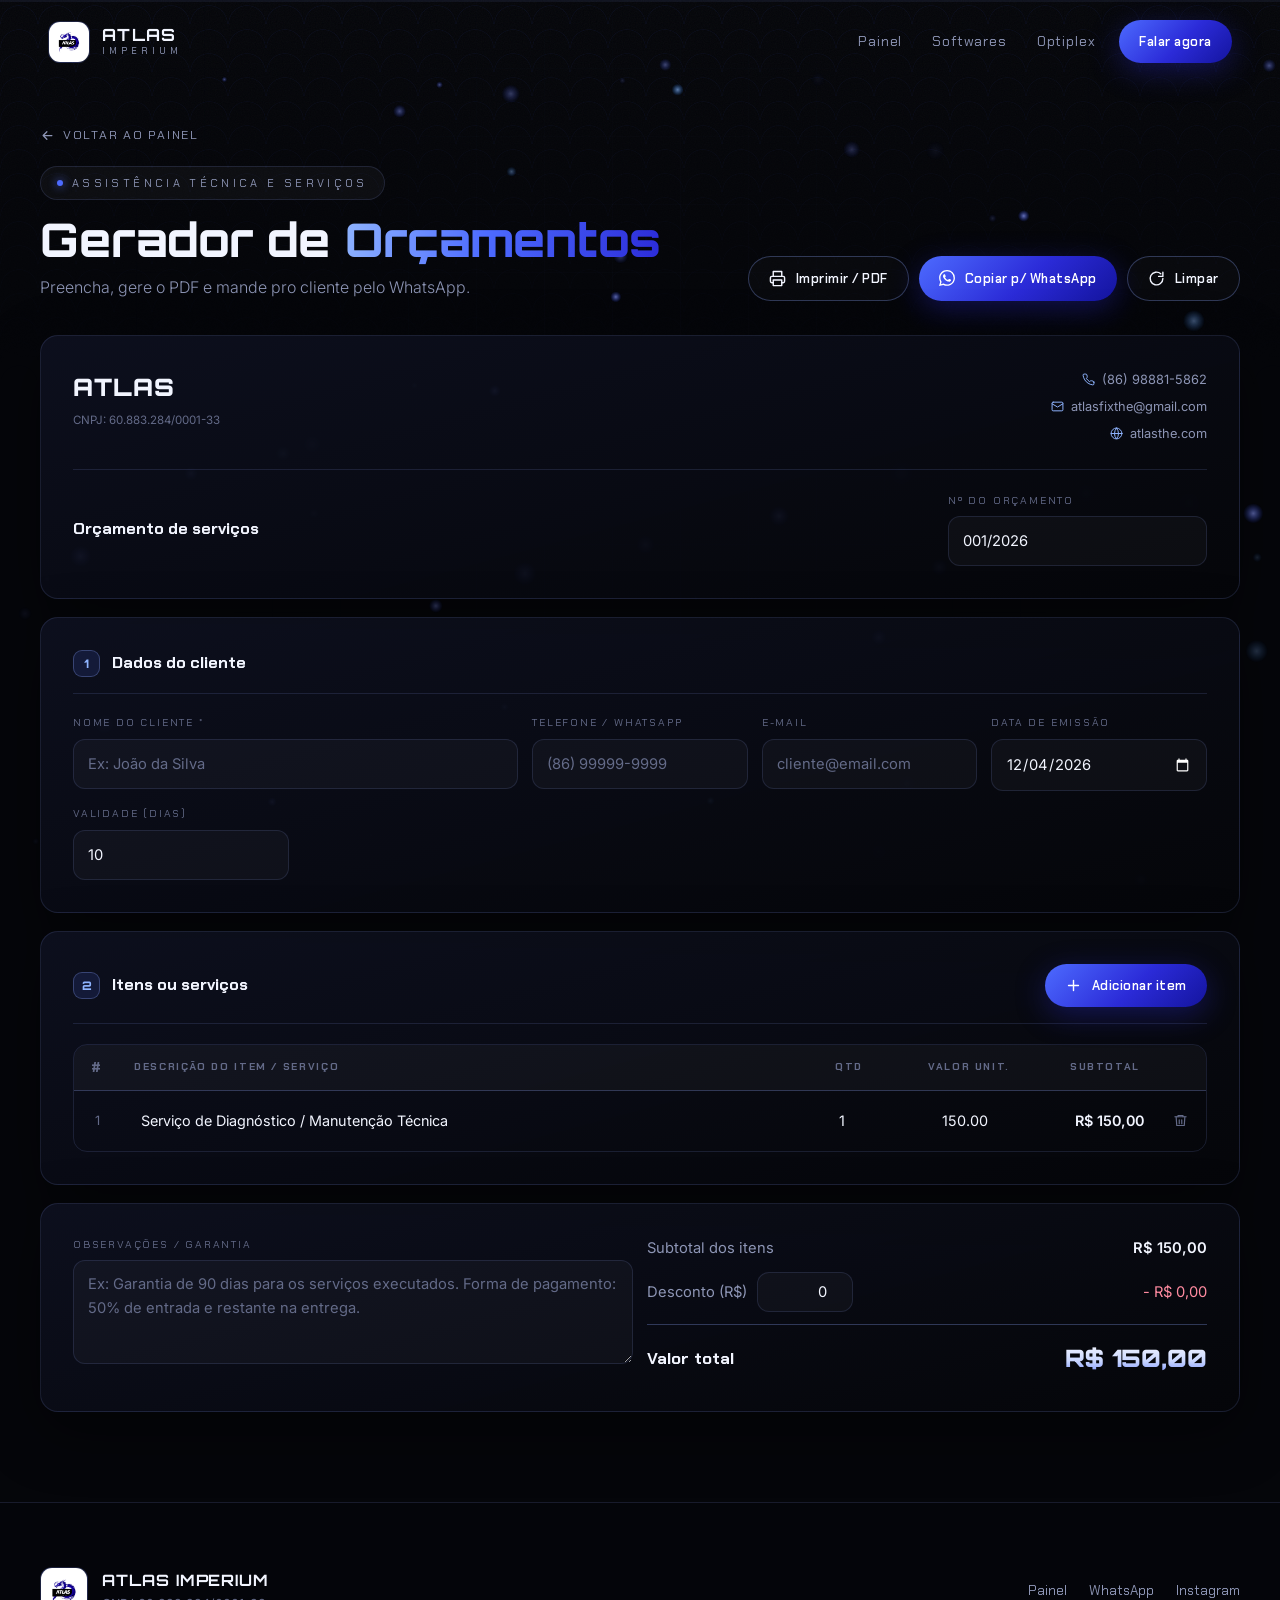
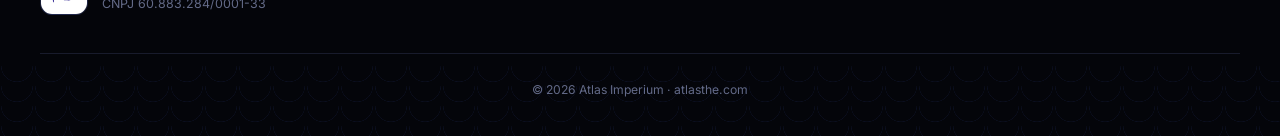
<file: pages/orcamento.html>
<!DOCTYPE html>
<html lang="pt-BR">
<head>
<meta charset="UTF-8" />
<meta name="viewport" content="width=device-width, initial-scale=1, viewport-fit=cover" />
<title>Orçamento — ATLAS IMPERIUM</title>
<meta name="description" content="Gerador de orçamentos da Atlas: monte, imprima em PDF e envie pelo WhatsApp." />
<meta name="theme-color" content="#05060a" />
<link rel="icon" href="../assets/img/logo.png" />
<link rel="preconnect" href="https://fonts.googleapis.com" />
<link rel="preconnect" href="https://fonts.gstatic.com" crossorigin />
<link href="https://fonts.googleapis.com/css2?family=Orbitron:wght@700;800;900&family=Chakra+Petch:wght@400;500;600;700&family=Inter:wght@300;400;500;600&display=swap" rel="stylesheet" />
<link rel="stylesheet" href="../assets/css/style.css" />
<link rel="stylesheet" href="../assets/css/pages.css" />
</head>
<body>

<canvas id="embers" class="fx-embers" aria-hidden="true"></canvas>
<div class="fx-grid" aria-hidden="true"></div>
<div class="fx-scales" aria-hidden="true"></div>
<div class="fx-noise" aria-hidden="true"></div>
<div class="fx-cursor" id="cursor" aria-hidden="true"></div>
<div class="scroll-progress"><span id="scrollBar"></span></div>

<header class="header no-print" id="header">
  <a class="brand" href="../index.html" aria-label="Atlas Imperium — painel">
    <span class="brand__mark"><img src="../assets/img/logo.png" alt="" onerror="this.style.display='none'" /></span>
    <span class="brand__txt"><strong>ATLAS</strong><small>IMPERIUM</small></span>
  </a>
  <nav class="nav" id="nav">
    <a href="../index.html" class="nav__link">Painel</a>
    <a href="softwares.html" class="nav__link">Softwares</a>
    <a href="optiplex.html" class="nav__link">Optiplex</a>
  </nav>
  <a class="btn btn--sm btn--primary header__cta magnetic" href="https://wa.me/5586988815862" target="_blank" rel="noopener">
    <span>Falar agora</span>
  </a>
  <button class="burger" id="burger" aria-label="Abrir menu" aria-expanded="false"><span></span><span></span><span></span></button>
</header>

<main class="page">
  <div class="shell">

    <div class="page-top no-print">
      <a href="../index.html" class="back-link">
        <svg viewBox="0 0 24 24" aria-hidden="true"><path d="M19 12H5M11 18l-6-6 6-6"/></svg>
        Voltar ao painel
      </a>
      <div class="page-head-row">
        <div>
          <p class="eyebrow reveal"><span class="eyebrow__dot"></span> Assistência técnica e serviços</p>
          <h1 class="page-title reveal" data-delay="60">Gerador de <em>Orçamentos</em></h1>
          <p class="page-desc reveal" data-delay="120">Preencha, gere o PDF e mande pro cliente pelo WhatsApp.</p>
        </div>
        <div class="tools reveal" data-delay="160">
          <button class="btn btn--sm btn--ghost magnetic" id="btnPrint">
            <svg viewBox="0 0 24 24" class="ico" aria-hidden="true"><path d="M6 9V2h12v7"/><path d="M6 18H4a2 2 0 0 1-2-2v-5a2 2 0 0 1 2-2h16a2 2 0 0 1 2 2v5a2 2 0 0 1-2 2h-2"/><path d="M6 14h12v8H6z"/></svg>
            <span>Imprimir / PDF</span>
          </button>
          <button class="btn btn--sm btn--primary magnetic" id="btnZap">
            <svg viewBox="0 0 24 24" aria-hidden="true" style="width:16px;height:16px;fill:currentColor"><path d="M17.47 14.38c-.3-.15-1.76-.87-2.03-.97-.27-.1-.47-.15-.67.15-.2.3-.77.97-.94 1.16-.17.2-.35.22-.64.08-.3-.15-1.26-.46-2.39-1.48-.88-.79-1.48-1.76-1.65-2.06-.17-.3-.02-.46.13-.6.13-.14.3-.35.45-.52.15-.18.2-.3.3-.5.1-.2.05-.37-.03-.52-.07-.15-.67-1.61-.91-2.21-.24-.58-.49-.5-.67-.51h-.57c-.2 0-.52.08-.79.37-.27.3-1.04 1.02-1.04 2.48s1.07 2.87 1.21 3.07c.15.2 2.1 3.2 5.08 4.49.71.3 1.26.49 1.69.62.71.23 1.36.2 1.87.12.57-.09 1.76-.72 2-1.41.25-.7.25-1.29.18-1.42-.08-.12-.28-.2-.57-.34M12.05 21.8h-.01a9.87 9.87 0 0 1-5.03-1.38l-.36-.21-3.74.98 1-3.65-.24-.37a9.86 9.86 0 0 1-1.51-5.26c0-5.45 4.44-9.89 9.89-9.89 2.64 0 5.12 1.03 6.99 2.9a9.83 9.83 0 0 1 2.89 6.99c0 5.45-4.44 9.89-9.88 9.89m8.41-18.3A11.82 11.82 0 0 0 12.05 0C5.5 0 .16 5.34.16 11.89c0 2.1.55 4.14 1.59 5.95L.06 24l6.3-1.65a11.88 11.88 0 0 0 5.69 1.45c6.55 0 11.89-5.34 11.89-11.89a11.82 11.82 0 0 0-3.48-8.41"/></svg>
            <span>Copiar p/ WhatsApp</span>
          </button>
          <button class="btn btn--sm btn--ghost magnetic" id="btnReset" title="Limpar formulário">
            <svg viewBox="0 0 24 24" class="ico" aria-hidden="true"><path d="M21 12a9 9 0 1 1-3-6.7"/><path d="M21 3v6h-6"/></svg>
            <span>Limpar</span>
          </button>
        </div>
      </div>
    </div>

    <!-- ===== cabeçalho do documento ===== -->
    <section class="panel">
      <div class="doc-head">
        <div>
          <div class="doc-head__id">ATLAS</div>
          <div class="doc-head__cnpj">CNPJ: 60.883.284/0001-33</div>
        </div>
        <div class="doc-head__contato">
          <span><svg viewBox="0 0 24 24"><path d="M22 16.9v3a2 2 0 0 1-2.2 2 19.8 19.8 0 0 1-8.6-3.1 19.5 19.5 0 0 1-6-6A19.8 19.8 0 0 1 2 4.2 2 2 0 0 1 4 2h3a2 2 0 0 1 2 1.7c.1 1 .4 1.9.7 2.8a2 2 0 0 1-.5 2.1L8.1 9.9a16 16 0 0 0 6 6l1.3-1.1a2 2 0 0 1 2.1-.5c.9.3 1.8.6 2.8.7a2 2 0 0 1 1.7 2Z"/></svg> (86) 98881-5862</span><br>
          <span><svg viewBox="0 0 24 24"><rect x="2" y="4" width="20" height="16" rx="2"/><path d="m2 7 10 6 10-6"/></svg> atlasfixthe@gmail.com</span><br>
          <span><svg viewBox="0 0 24 24"><circle cx="12" cy="12" r="10"/><path d="M2 12h20"/><path d="M12 2a15 15 0 0 1 0 20 15 15 0 0 1 0-20Z"/></svg> atlasthe.com</span>
        </div>
      </div>

      <div class="panel__head" style="border-bottom:0;margin-bottom:0;padding-bottom:0">
        <h2 class="panel__title">Orçamento de serviços</h2>
        <div style="min-width:150px">
          <label class="label" for="orcId">Nº do orçamento</label>
          <input type="text" class="input" id="orcId" value="001/2026" />
        </div>
      </div>
    </section>

    <!-- ===== cliente ===== -->
    <section class="panel">
      <div class="panel__head"><h2 class="panel__title"><span class="panel__num">1</span>Dados do cliente</h2></div>
      <div class="grid-form">
        <div class="col-2">
          <label class="label" for="cliNome">Nome do cliente *</label>
          <input type="text" class="input" id="cliNome" placeholder="Ex: João da Silva" />
        </div>
        <div>
          <label class="label" for="cliTel">Telefone / WhatsApp</label>
          <input type="text" class="input" id="cliTel" placeholder="(86) 99999-9999" />
        </div>
        <div>
          <label class="label" for="cliEmail">E-mail</label>
          <input type="email" class="input" id="cliEmail" placeholder="cliente@email.com" />
        </div>
        <div>
          <label class="label" for="dataEmissao">Data de emissão</label>
          <input type="date" class="input" id="dataEmissao" />
        </div>
        <div>
          <label class="label" for="validade">Validade (dias)</label>
          <input type="number" class="input" id="validade" value="10" min="1" />
        </div>
      </div>
    </section>

    <!-- ===== itens ===== -->
    <section class="panel">
      <div class="panel__head">
        <h2 class="panel__title"><span class="panel__num">2</span>Itens ou serviços</h2>
        <button class="btn btn--sm btn--primary no-print magnetic" id="btnAdd">
          <svg viewBox="0 0 24 24" class="ico" aria-hidden="true"><path d="M12 5v14M5 12h14"/></svg>
          <span>Adicionar item</span>
        </button>
      </div>

      <div class="tbl-wrap">
        <table class="tbl">
          <thead>
            <tr>
              <th class="num">#</th>
              <th>Descrição do item / serviço</th>
              <th style="width:90px;text-align:center">Qtd</th>
              <th style="width:130px;text-align:right">Valor unit.</th>
              <th style="width:130px;text-align:right">Subtotal</th>
              <th class="acao no-print"></th>
            </tr>
          </thead>
          <tbody id="itens"></tbody>
        </table>
      </div>
    </section>

    <!-- ===== observações + totais ===== -->
    <section class="panel">
      <div class="grid-form" style="grid-template-columns:1fr 1fr;align-items:start">
        <div class="col-2" style="grid-column:span 1">
          <label class="label" for="obs">Observações / garantia</label>
          <textarea class="textarea" id="obs" placeholder="Ex: Garantia de 90 dias para os serviços executados. Forma de pagamento: 50% de entrada e restante na entrega."></textarea>
        </div>
        <div class="totais">
          <div class="totais__row">
            <span>Subtotal dos itens</span>
            <strong id="subtotal" class="val">R$ 0,00</strong>
          </div>
          <div class="totais__row">
            <span style="display:flex;align-items:center;gap:10px">
              Desconto (R$)
              <input type="number" class="input desc-input no-print" id="desconto" value="0" min="0" step="0.01" style="padding:7px 10px;text-align:right" />
            </span>
            <span id="descontoShow" style="color:#ff8ba0">- R$ 0,00</span>
          </div>
          <div class="totais__row totais__row--final">
            <span>Valor total</span>
            <span class="totais__final" id="valorTotal">R$ 0,00</span>
          </div>
        </div>
      </div>

      <div class="assinaturas">
        <div>Assinatura do técnico / responsável</div>
        <div>De acordo do cliente</div>
      </div>
    </section>

  </div>
</main>

<footer class="footer no-print">
  <div class="shell footer__inner">
    <div class="footer__brand">
      <span class="brand__mark brand__mark--sm"><img src="../assets/img/logo.png" alt="" onerror="this.style.display='none'" /></span>
      <div><strong>ATLAS IMPERIUM</strong><p>CNPJ 60.883.284/0001-33</p></div>
    </div>
    <nav class="footer__nav">
      <a href="../index.html">Painel</a>
      <a href="https://wa.me/5586988815862" target="_blank" rel="noopener">WhatsApp</a>
      <a href="https://instagram.com/atlas.fix" target="_blank" rel="noopener">Instagram</a>
    </nav>
    <p class="footer__copy">© <span id="year">2026</span> Atlas Imperium · atlasthe.com</p>
  </div>
  <div class="footer__scales" aria-hidden="true"></div>
</footer>

<div class="toast" id="toast" role="status" aria-live="polite"></div>

<script src="../assets/js/main.js"></script>
<script>
const EMPRESA = {
  nome: 'ATLAS',
  cnpj: '60.883.284/0001-33',
  tel:  '(86) 98881-5862',
  site: 'atlasthe.com'
};

const brl = v => 'R$ ' + v.toLocaleString('pt-BR', { minimumFractionDigits:2, maximumFractionDigits:2 });
const $   = id => document.getElementById(id);

const $itens = $('itens');

/* ---------- aviso rápido ---------- */
let tToast;
function aviso(msg) {
  const t = $('toast');
  t.textContent = msg;
  t.classList.add('is-on');
  clearTimeout(tToast);
  tToast = setTimeout(() => t.classList.remove('is-on'), 3000);
}

/* ---------- linhas da tabela ---------- */
function addItem(descricao = '', qtd = 1, valor = 0) {
  const tr = document.createElement('tr');
  tr.innerHTML = `
    <td class="num"></td>
    <td><input type="text" class="cell-input it-desc" placeholder="Descreva o item ou serviço..."></td>
    <td><input type="number" class="cell-input ta-c it-qtd" min="1" step="1"></td>
    <td><input type="number" class="cell-input ta-r it-valor" min="0" step="0.01"></td>
    <td class="money sub">R$ 0,00</td>
    <td class="acao no-print">
      <button class="icon-btn" title="Remover item" aria-label="Remover item">
        <svg viewBox="0 0 24 24" aria-hidden="true"><path d="M3 6h18"/><path d="M8 6V4h8v2"/><path d="m19 6-1 14H6L5 6"/><path d="M10 11v6M14 11v6"/></svg>
      </button>
    </td>`;

  tr.querySelector('.it-desc').value  = descricao;
  tr.querySelector('.it-qtd').value   = qtd;
  tr.querySelector('.it-valor').value = valor.toFixed(2);

  tr.querySelectorAll('.it-qtd, .it-valor').forEach(i => i.addEventListener('input', calcular));
  // arredonda para 2 casas ao sair do campo (fica certo no PDF)
  tr.querySelector('.it-valor').addEventListener('blur', e => {
    e.target.value = (parseFloat(e.target.value) || 0).toFixed(2);
    calcular();
  });
  tr.querySelector('.icon-btn').addEventListener('click', () => {
    if ($itens.rows.length <= 1) { aviso('O orçamento precisa ter pelo menos um item.'); return; }
    tr.remove();
    calcular();
  });

  $itens.appendChild(tr);
  calcular();
}

/* ---------- cálculo ---------- */
function calcular() {
  let subtotal = 0;

  Array.from($itens.rows).forEach((row, i) => {
    const qtd   = parseFloat(row.querySelector('.it-qtd').value)   || 0;
    const valor = parseFloat(row.querySelector('.it-valor').value) || 0;
    const sub   = qtd * valor;
    subtotal += sub;
    row.querySelector('.num').textContent = i + 1;
    row.querySelector('.sub').textContent = brl(sub);
  });

  const desconto = parseFloat($('desconto').value) || 0;
  const total = Math.max(0, subtotal - desconto);

  $('subtotal').textContent     = brl(subtotal);
  $('descontoShow').textContent = '- ' + brl(desconto);
  $('valorTotal').textContent   = brl(total);
}

/* ---------- texto para o WhatsApp ---------- */
function textoOrcamento() {
  const nome     = $('cliNome').value.trim() || 'Cliente';
  const id       = $('orcId').value.trim();
  const data     = $('dataEmissao').value;
  const validade = $('validade').value;
  const obs      = $('obs').value.trim();
  const dataBR   = data ? data.split('-').reverse().join('/') : '';

  let t = `*ORÇAMENTO - ${EMPRESA.nome}*\n`;
  t += `*Nº:* ${id}\n`;
  t += `*Cliente:* ${nome}\n`;
  if (dataBR) t += `*Data:* ${dataBR} (validade: ${validade} dias)\n`;
  t += `\n*Itens / Serviços:*\n`;

  Array.from($itens.rows).forEach((row, i) => {
    const desc = row.querySelector('.it-desc').value.trim() || 'Item sem descrição';
    const qtd  = row.querySelector('.it-qtd').value;
    const sub  = row.querySelector('.sub').textContent;
    t += `${i + 1}. ${desc} (${qtd}x) - ${sub}\n`;
  });

  const desconto = parseFloat($('desconto').value) || 0;
  if (desconto > 0) t += `\nDesconto: - ${brl(desconto)}\n`;

  t += `\n*VALOR TOTAL: ${$('valorTotal').textContent}*\n`;
  if (obs) t += `\n*Observações:* ${obs}\n`;
  t += `\n*${EMPRESA.nome}* | CNPJ: ${EMPRESA.cnpj}\nTel: ${EMPRESA.tel}\n${EMPRESA.site}`;

  return t;
}

async function copiarTexto(txt) {
  try {
    await navigator.clipboard.writeText(txt);
    return true;
  } catch (e) {
    // navegador antigo ou página sem HTTPS
    const ta = document.createElement('textarea');
    ta.value = txt;
    ta.style.cssText = 'position:fixed;opacity:0';
    document.body.appendChild(ta);
    ta.select();
    let ok = false;
    try { ok = document.execCommand('copy'); } catch (err) { ok = false; }
    document.body.removeChild(ta);
    return ok;
  }
}

/* ---------- botões ---------- */
$('btnAdd').addEventListener('click', () => addItem());
$('desconto').addEventListener('input', calcular);
$('btnPrint').addEventListener('click', () => window.print());

$('btnZap').addEventListener('click', async () => {
  const ok = await copiarTexto(textoOrcamento());
  aviso(ok ? 'Orçamento copiado! É só colar no WhatsApp.' : 'Não consegui copiar — selecione e copie manualmente.');
});

$('btnReset').addEventListener('click', () => {
  if (!confirm('Deseja limpar todos os campos do orçamento?')) return;
  ['cliNome','cliTel','cliEmail','obs'].forEach(id => $(id).value = '');
  $('desconto').value = '0';
  $itens.innerHTML = '';
  addItem();
  aviso('Formulário limpo.');
});

/* ---------- início ---------- */
const hoje = new Date();
const z = n => String(n).padStart(2, '0');
// data local, não UTC (toISOString viraria o dia à noite)
$('dataEmissao').value = `${hoje.getFullYear()}-${z(hoje.getMonth() + 1)}-${z(hoje.getDate())}`;
$('orcId').value = '001/' + hoje.getFullYear();
addItem('Serviço de Diagnóstico / Manutenção Técnica', 1, 150);
</script>
</body>
</html>
</file>
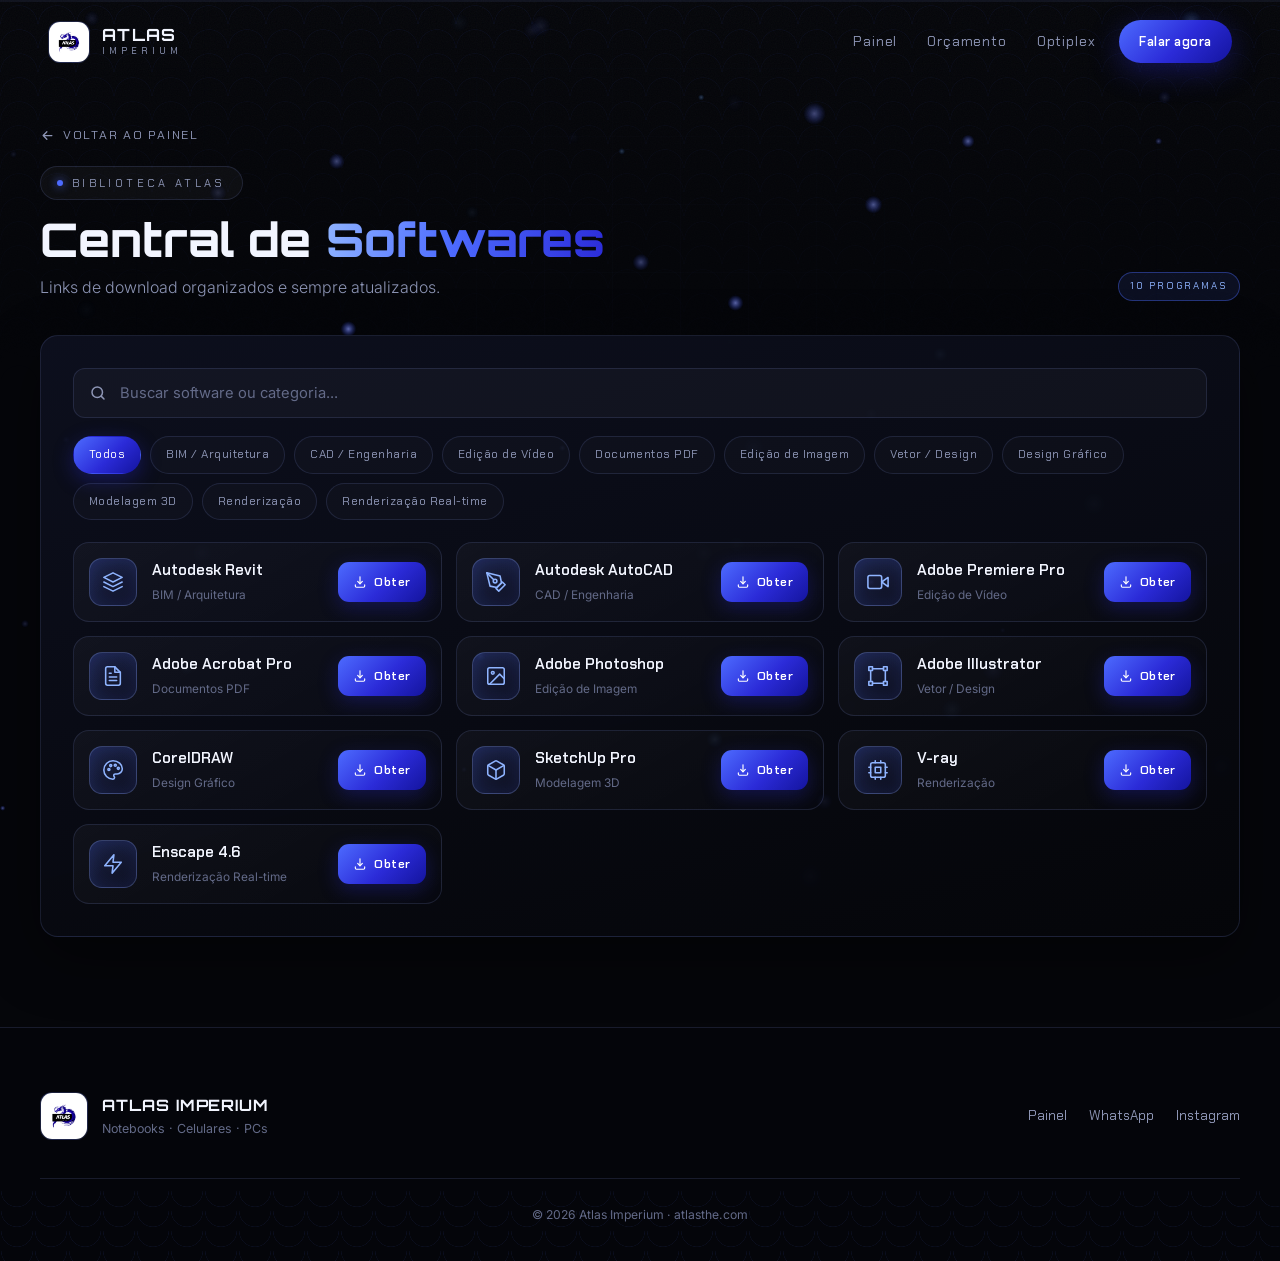
<file: pages/softwares.html>
<!DOCTYPE html>
<html lang="pt-BR">
<head>
<meta charset="UTF-8" />
<meta name="viewport" content="width=device-width, initial-scale=1, viewport-fit=cover" />
<title>Softwares — ATLAS IMPERIUM</title>
<meta name="description" content="Central de softwares da Atlas: links de download sempre atualizados." />
<meta name="theme-color" content="#05060a" />
<link rel="icon" href="../assets/img/logo.png" />
<link rel="preconnect" href="https://fonts.googleapis.com" />
<link rel="preconnect" href="https://fonts.gstatic.com" crossorigin />
<link href="https://fonts.googleapis.com/css2?family=Orbitron:wght@700;800;900&family=Chakra+Petch:wght@400;500;600;700&family=Inter:wght@300;400;500;600&display=swap" rel="stylesheet" />
<link rel="stylesheet" href="../assets/css/style.css" />
<link rel="stylesheet" href="../assets/css/pages.css" />
</head>
<body>

<canvas id="embers" class="fx-embers" aria-hidden="true"></canvas>
<div class="fx-grid" aria-hidden="true"></div>
<div class="fx-scales" aria-hidden="true"></div>
<div class="fx-noise" aria-hidden="true"></div>
<div class="fx-cursor" id="cursor" aria-hidden="true"></div>
<div class="scroll-progress"><span id="scrollBar"></span></div>

<header class="header" id="header">
  <a class="brand" href="../index.html" aria-label="Atlas Imperium — painel">
    <span class="brand__mark"><img src="../assets/img/logo.png" alt="" onerror="this.style.display='none'" /></span>
    <span class="brand__txt"><strong>ATLAS</strong><small>IMPERIUM</small></span>
  </a>
  <nav class="nav" id="nav">
    <a href="../index.html" class="nav__link">Painel</a>
    <a href="orcamento.html" class="nav__link">Orçamento</a>
    <a href="optiplex.html" class="nav__link">Optiplex</a>
  </nav>
  <a class="btn btn--sm btn--primary header__cta magnetic" href="https://wa.me/5586988815862" target="_blank" rel="noopener">
    <span>Falar agora</span>
  </a>
  <button class="burger" id="burger" aria-label="Abrir menu" aria-expanded="false"><span></span><span></span><span></span></button>
</header>

<main class="page">
  <div class="shell">

    <div class="page-top">
      <a href="../index.html" class="back-link">
        <svg viewBox="0 0 24 24" aria-hidden="true"><path d="M19 12H5M11 18l-6-6 6-6"/></svg>
        Voltar ao painel
      </a>
      <div class="page-head-row">
        <div>
          <p class="eyebrow reveal"><span class="eyebrow__dot"></span> Biblioteca Atlas</p>
          <h1 class="page-title reveal" data-delay="60">Central de <em>Softwares</em></h1>
          <p class="page-desc reveal" data-delay="120">Links de download organizados e sempre atualizados.</p>
        </div>
        <p class="tag tag--on reveal" data-delay="160"><span id="contador">0</span> programas</p>
      </div>
    </div>

    <div class="panel reveal" data-delay="200">
      <div class="search">
        <svg viewBox="0 0 24 24" aria-hidden="true"><circle cx="11" cy="11" r="7"/><path d="m20 20-3.5-3.5"/></svg>
        <input type="text" class="input" id="busca" placeholder="Buscar software ou categoria..." autocomplete="off" />
      </div>

      <div class="chips" id="chips"></div>

      <div class="sw-grid" id="lista"></div>
      <div class="empty" id="vazio" hidden>Nenhum programa encontrado.</div>
    </div>

  </div>
</main>

<footer class="footer">
  <div class="shell footer__inner">
    <div class="footer__brand">
      <span class="brand__mark brand__mark--sm"><img src="../assets/img/logo.png" alt="" onerror="this.style.display='none'" /></span>
      <div><strong>ATLAS IMPERIUM</strong><p>Notebooks · Celulares · PCs</p></div>
    </div>
    <nav class="footer__nav">
      <a href="../index.html">Painel</a>
      <a href="https://wa.me/5586988815862" target="_blank" rel="noopener">WhatsApp</a>
      <a href="https://instagram.com/atlas.fix" target="_blank" rel="noopener">Instagram</a>
    </nav>
    <p class="footer__copy">© <span id="year">2026</span> Atlas Imperium · atlasthe.com</p>
  </div>
  <div class="footer__scales" aria-hidden="true"></div>
</footer>

<script src="../assets/js/main.js"></script>
<script>
/* ============================================================
   >>> PARA ADICIONAR UM SOFTWARE, É SÓ COPIAR UMA LINHA ABAIXO <<<
   icone: layers | pen | video | file | image | vector | palette | box | cpu | zap
   ============================================================ */
const SOFTWARES = [
  { nome:'Autodesk Revit',     categoria:'BIM / Arquitetura',      icone:'layers',  url:'https://drive.google.com/file/d/1icEoRh-NbNy1pBALH7GVXHTxMUDXXidp/view?usp=sharing' },
  { nome:'Autodesk AutoCAD',   categoria:'CAD / Engenharia',       icone:'pen',     url:'https://drive.google.com/file/d/1TNuyRAEdVakMkcQKEqWwpgt7NRuU4EBP/view?usp=sharing' },
  { nome:'Adobe Premiere Pro', categoria:'Edição de Vídeo',        icone:'video',   url:'https://drive.google.com/file/d/1NwXNdqYqfFFuBSvsl_gR2cACiYVU2Vwe/view?usp=sharing' },
  { nome:'Adobe Acrobat Pro',  categoria:'Documentos PDF',         icone:'file',    url:'https://drive.google.com/file/d/1SzTL6ChyVILzYEaYtttqBll0QNs31oer/view?usp=sharing' },
  { nome:'Adobe Photoshop',    categoria:'Edição de Imagem',       icone:'image',   url:'https://drive.google.com/file/d/1zwxH0yrGLjEj43xXubASVtvW6OTbxRQP/view?usp=sharing' },
  { nome:'Adobe Illustrator',  categoria:'Vetor / Design',         icone:'vector',  url:'https://drive.google.com/file/d/177rST7zBH3FfMjO2alp1Fissld0SLDOM/view?usp=sharing' },
  { nome:'CorelDRAW',          categoria:'Design Gráfico',         icone:'palette', url:'https://drive.google.com/file/d/1H8FutTz5kAfQBXwgOPSgRWgM-vThrXW6/view?usp=sharing' },
  { nome:'SketchUp Pro',       categoria:'Modelagem 3D',           icone:'box',     url:'https://drive.google.com/file/d/1laUa3RE9_5vf9cRUsWdHte-sUVNgepAo/view?usp=sharing' },
  { nome:'V-ray',              categoria:'Renderização',           icone:'cpu',     url:'https://drive.google.com/file/d/1U_O_Ji572zJo0lLMwMnWmgPwbaynv0e8/view?usp=sharing' },
  { nome:'Enscape 4.6',        categoria:'Renderização Real-time', icone:'zap',     url:'https://drive.google.com/file/d/1IUcmH79VDcQhV8XdA8m4zUAiKQ6gzA40/view?usp=sharing' }
];

const ICONES = {
  layers : '<path d="M12 2 2 7l10 5 10-5-10-5Z"/><path d="m2 12 10 5 10-5"/><path d="m2 17 10 5 10-5"/>',
  pen    : '<path d="m12 19 7-7 3 3-7 7-3-3Z"/><path d="m18 13-1.5-7.5L2 2l3.5 14.5L13 18l5-5Z"/><path d="M2 2l7.6 7.6"/><circle cx="11" cy="11" r="2"/>',
  video  : '<path d="m23 7-7 5 7 5V7Z"/><rect x="1" y="5" width="15" height="14" rx="2"/>',
  file   : '<path d="M14 2H6a2 2 0 0 0-2 2v16a2 2 0 0 0 2 2h12a2 2 0 0 0 2-2V8Z"/><path d="M14 2v6h6"/><path d="M16 13H8M16 17H8M10 9H8"/>',
  image  : '<rect x="3" y="3" width="18" height="18" rx="2"/><circle cx="8.5" cy="8.5" r="1.5"/><path d="m21 15-5-5L5 21"/>',
  vector : '<rect x="2" y="2" width="4" height="4"/><rect x="18" y="2" width="4" height="4"/><rect x="2" y="18" width="4" height="4"/><rect x="18" y="18" width="4" height="4"/><path d="M6 4h12M4 6v12M20 6v12M6 20h12"/>',
  palette: '<path d="M12 2C6.5 2 2 6.5 2 12s4.5 10 10 10c.95 0 1.7-.77 1.7-1.72 0-.45-.18-.85-.45-1.15-.3-.3-.45-.67-.45-1.15a1.7 1.7 0 0 1 1.72-1.72h2.03c3.1 0 5.6-2.5 5.6-5.6C22.15 6 17.6 2 12 2Z"/><circle cx="7.5" cy="11.5" r="1.1"/><circle cx="9.5" cy="7.2" r="1.1"/><circle cx="14.5" cy="6.8" r="1.1"/><circle cx="17.8" cy="10.2" r="1.1"/>',
  box    : '<path d="M21 16V8a2 2 0 0 0-1-1.73l-7-4a2 2 0 0 0-2 0l-7 4A2 2 0 0 0 3 8v8a2 2 0 0 0 1 1.73l7 4a2 2 0 0 0 2 0l7-4A2 2 0 0 0 21 16Z"/><path d="m3.3 7 8.7 5 8.7-5"/><path d="M12 22V12"/>',
  cpu    : '<rect x="4" y="4" width="16" height="16" rx="2"/><rect x="9" y="9" width="6" height="6"/><path d="M9 2v2M15 2v2M9 20v2M15 20v2M2 9h2M2 15h2M20 9h2M20 15h2"/>',
  zap    : '<path d="M13 2 3 14h9l-1 8 10-12h-9l1-8Z"/>'
};

const ICO_DOWNLOAD = '<path d="M12 3v12"/><path d="m8 11 4 4 4-4"/><path d="M4 17v2a2 2 0 0 0 2 2h12a2 2 0 0 0 2-2v-2"/>';

const $lista = document.getElementById('lista');
const $vazio = document.getElementById('vazio');
const $busca = document.getElementById('busca');
const $chips = document.getElementById('chips');
const $contador = document.getElementById('contador');

let categoriaAtiva = 'Todos';

/* escapa texto que vai para dentro do HTML */
function esc(t) {
  return String(t).replace(/[&<>"']/g, c => (
    { '&':'&amp;', '<':'&lt;', '>':'&gt;', '"':'&quot;', "'":'&#39;' }[c]
  ));
}

/* ---------- chips de categoria ---------- */
function montarChips() {
  const cats = ['Todos', ...new Set(SOFTWARES.map(s => s.categoria))];
  $chips.innerHTML = cats.map((c, i) =>
    `<button class="chip${i === 0 ? ' is-on' : ''}" data-cat="${esc(c)}">${esc(c)}</button>`
  ).join('');

  $chips.querySelectorAll('.chip').forEach(btn => {
    btn.addEventListener('click', () => {
      $chips.querySelectorAll('.chip').forEach(b => b.classList.remove('is-on'));
      btn.classList.add('is-on');
      categoriaAtiva = btn.dataset.cat;
      render();
    });
  });
}

/* ---------- lista ---------- */
function render() {
  const termo = $busca.value.toLowerCase().trim();

  const itens = SOFTWARES.filter(s => {
    const naCategoria = categoriaAtiva === 'Todos' || s.categoria === categoriaAtiva;
    const noTermo = !termo ||
      s.nome.toLowerCase().includes(termo) ||
      s.categoria.toLowerCase().includes(termo);
    return naCategoria && noTermo;
  });

  $lista.innerHTML = itens.map((s, i) => `
    <article class="sw" style="animation-delay:${i * 40}ms">
      <span class="sw__ico"><svg viewBox="0 0 24 24" aria-hidden="true">${ICONES[s.icone] || ICONES.box}</svg></span>
      <div class="sw__txt">
        <h3>${esc(s.nome)}</h3>
        <p class="sw__cat">${esc(s.categoria)}</p>
      </div>
      <a class="sw__btn" href="${esc(s.url)}" target="_blank" rel="noopener">
        <svg viewBox="0 0 24 24" aria-hidden="true">${ICO_DOWNLOAD}</svg> Obter
      </a>
    </article>
  `).join('');

  $vazio.hidden = itens.length > 0;
  $contador.textContent = itens.length;

  // brilho que segue o mouse em cada card
  $lista.querySelectorAll('.sw').forEach(card => {
    card.addEventListener('mousemove', e => {
      const r = card.getBoundingClientRect();
      card.style.setProperty('--mx', ((e.clientX - r.left) / r.width * 100) + '%');
      card.style.setProperty('--my', ((e.clientY - r.top) / r.height * 100) + '%');
    });
  });
}

montarChips();
render();
$busca.addEventListener('input', render);
</script>
</body>
</html>
</file>
<file: assets/css/style.css>
/* ============================================================
   ATLAS IMPERIUM — style.css
   Paleta: preto profundo + azul do dragão + branco gelo
   ============================================================ */

/* ---------- 1. TOKENS ---------- */
:root{
  --black:        #05060a;
  --black-2:      #090b14;
  --black-3:      #0e1120;
  --line:         rgba(140,165,255,.14);
  --line-strong:  rgba(140,165,255,.30);

  --blue-deep:    #14149e;
  --blue:         #2b2bd8;
  --blue-bright:  #4d6bff;
  --blue-ice:     #8fb4ff;

  --white:        #f2f5ff;
  --muted:        #8d95b5;
  --muted-2:      #636a88;

  --grad-blue:    linear-gradient(135deg, var(--blue-bright), var(--blue) 55%, var(--blue-deep));
  --grad-text:    linear-gradient(180deg, #ffffff 0%, #c9d6ff 55%, #5e7cff 100%);

  --glow:         0 0 40px rgba(77,107,255,.35);
  --glow-soft:    0 0 80px rgba(43,43,216,.25);

  --ff-display:   'Orbitron', 'Chakra Petch', sans-serif;
  --ff-head:      'Chakra Petch', sans-serif;
  --ff-body:      'Inter', system-ui, -apple-system, sans-serif;

  --shell:        1200px;
  --radius:       18px;
  --ease:         cubic-bezier(.22,1,.36,1);
}

/* ---------- 2. RESET ---------- */
*,*::before,*::after{ box-sizing:border-box; margin:0; padding:0; }
html{ scroll-behavior:smooth; -webkit-text-size-adjust:100%; }
body{
  font-family:var(--ff-body);
  background:var(--black);
  color:var(--white);
  line-height:1.65;
  overflow-x:hidden;
  min-height:100vh;
  -webkit-font-smoothing:antialiased;
}
img,svg{ display:block; max-width:100%; }
a{ color:inherit; text-decoration:none; }
button{ font:inherit; color:inherit; background:none; border:0; cursor:pointer; }
::selection{ background:var(--blue); color:#fff; }

/* scrollbar */
::-webkit-scrollbar{ width:10px; }
::-webkit-scrollbar-track{ background:var(--black); }
::-webkit-scrollbar-thumb{ background:linear-gradient(var(--blue-bright),var(--blue-deep)); border-radius:10px; }

.shell{ width:min(100% - 2.5rem, var(--shell)); margin-inline:auto; }

/* ---------- 3. PRELOADER ---------- */
.preloader{
  position:fixed; inset:0; z-index:9999;
  display:grid; place-content:center; justify-items:center; gap:28px;
  background:radial-gradient(circle at 50% 45%, #0b0f22 0%, var(--black) 60%);
  transition:opacity .7s var(--ease), visibility .7s;
}
.preloader.is-done{ opacity:0; visibility:hidden; }
.preloader__core{ position:relative; width:120px; height:120px; display:grid; place-items:center; }
.preloader__ring{ width:120px; height:120px; fill:none; stroke-linecap:round; }
.pr-track{ stroke:rgba(140,165,255,.12); stroke-width:2; }
.pr-arc{
  stroke:var(--blue-bright); stroke-width:3;
  stroke-dasharray:90 250; transform-origin:center;
  animation:spin 1.3s linear infinite;
  filter:drop-shadow(0 0 6px var(--blue-bright));
}
.pr-arc2{
  stroke:var(--blue-ice); stroke-width:1.5; opacity:.7;
  stroke-dasharray:40 200; transform-origin:center;
  animation:spin 2.1s linear infinite reverse;
}
.preloader__dragon{ position:absolute; width:76px; filter:drop-shadow(0 0 14px rgba(77,107,255,.7)); animation:dragonBob 2.6s ease-in-out infinite; }
@keyframes dragonBob{ 0%,100%{ transform:translateX(-2px) rotate(-2deg) } 50%{ transform:translateX(3px) rotate(2deg) } }

/* ---------- 3b. DRAGÃO (símbolo reutilizável) ---------- */
/* dragão grande, como marca d'água da seção */
.sec-dragon{
  position:absolute; top:3%; right:-10%; width:min(50vw,600px); z-index:0;
  opacity:.13; pointer-events:none;  /* olha para dentro da página; a juba sai pela borda */
  filter:drop-shadow(0 0 40px rgba(77,107,255,.4));
  animation:float 9s ease-in-out infinite;
}
.preloader__text{
  font-family:var(--ff-head); font-size:.72rem; letter-spacing:.42em;
  color:var(--muted); text-transform:uppercase;
}
.dots i{ animation:blink 1.2s infinite; }
.dots i:nth-child(2){ animation-delay:.2s; }
.dots i:nth-child(3){ animation-delay:.4s; }

@keyframes spin{ to{ transform:rotate(360deg); } }
@keyframes pulseEye{ 0%,100%{ transform:scale(.8); opacity:.6 } 50%{ transform:scale(1.35); opacity:1 } }
@keyframes blink{ 0%,100%{ opacity:.2 } 50%{ opacity:1 } }

/* ---------- 4. CAMADAS DE EFEITO ---------- */
.fx-embers{ position:fixed; inset:0; z-index:0; pointer-events:none; }

/* a grade desliza com transform (roda na GPU).
   Antes animava background-position, que repinta a tela inteira a cada frame. */
.fx-grid{
  position:fixed; inset:0; z-index:0; pointer-events:none; opacity:.35;
  overflow:hidden;
  mask-image:radial-gradient(circle at 50% 30%, #000 0%, transparent 72%);
  -webkit-mask-image:radial-gradient(circle at 50% 30%, #000 0%, transparent 72%);
}
.fx-grid::before{
  content:''; position:absolute; inset:-68px;
  background-image:
    linear-gradient(rgba(140,165,255,.055) 1px, transparent 1px),
    linear-gradient(90deg, rgba(140,165,255,.055) 1px, transparent 1px);
  background-size:68px 68px;
  will-change:transform;
  animation:gridDrift 24s linear infinite;
}
@keyframes gridDrift{ to{ transform:translate3d(68px,68px,0); } }

/* escamas de dragao + ruido na MESMA camada fixa.
   Cada elemento position:fixed de tela cheia e uma camada que o compositor
   mistura em TODO frame, e o custo e proporcional a AREA — num 1920x1080
   sao ~6x mais pixels que num celular. Duas camadas viraram uma. */
.fx-scales{
  position:fixed; inset:0; z-index:0; pointer-events:none; opacity:.14;
  background-image:
    radial-gradient(circle at 50% 100%, transparent 58%, rgba(77,107,255,.5) 60%, transparent 62%),
    url("data:image/svg+xml,%3Csvg xmlns='http://www.w3.org/2000/svg' width='160' height='160'%3E%3Cfilter id='n'%3E%3CfeTurbulence type='fractalNoise' baseFrequency='.85' numOctaves='2'/%3E%3C/filter%3E%3Crect width='160' height='160' filter='url(%23n)' opacity='.3'/%3E%3C/svg%3E");
  background-size:38px 24px, 160px 160px;
  mask-image:linear-gradient(to bottom, #000, transparent 45%);
  -webkit-mask-image:linear-gradient(to bottom, #000, transparent 45%);
}

/* .fx-noise foi absorvido por .fx-scales acima. A regra fica vazia so para
   nao quebrar nada que ainda referencie a classe. */
.fx-noise{ display:none; }

.fx-cursor{
  position:fixed; top:0; left:0; width:380px; height:380px; z-index:2;
  pointer-events:none; translate:-50% -50%; opacity:0;
  background:radial-gradient(circle, rgba(77,107,255,.16) 0%, transparent 62%);
  transition:opacity .4s;
}
body.has-cursor .fx-cursor{ opacity:1; }

.scroll-progress{
  position:fixed; top:0; left:0; right:0; height:2px; z-index:900;
  background:rgba(140,165,255,.08);
}
/* width:100% + scaleX em vez de mexer na width: mudar width dispara LAYOUT
   da pagina a cada frame de rolagem; scaleX roda so no compositor. */
.scroll-progress span{
  display:block; height:100%; width:100%;
  transform:scaleX(0); transform-origin:left center;
  background:linear-gradient(90deg, var(--blue-deep), var(--blue-bright), var(--blue-ice));
  box-shadow:0 0 12px var(--blue-bright);
}

/* ---------- 5. HEADER ---------- */
.header{
  position:fixed; top:0; left:0; right:0; z-index:800;
  display:flex; align-items:center; gap:24px;
  padding:20px clamp(18px,4vw,48px);
  transition:padding .4s var(--ease), background .4s, border-color .4s;
  border-bottom:1px solid transparent;
}
.header.is-stuck{
  padding:12px clamp(18px,4vw,48px);
  /* SEM backdrop-filter. A barra e fixa POR CIMA do canvas de brasas, que
     repinta 30x/s: o navegador era obrigado a reamostrar e desfocar a faixa
     inteira (1920px no desktop contra 390px no celular) a cada frame. Era
     essa a diferenca principal entre PC e celular. Um fundo quase opaco da
     o mesmo visual sobre uma pagina escura, de graca. */
  background:linear-gradient(to bottom, rgba(5,6,10,.97), rgba(5,6,10,.90));
  border-bottom-color:var(--line);
}

.brand{ display:flex; align-items:center; gap:12px; margin-right:auto; }
.brand__mark{
  width:42px; height:42px; display:grid; place-items:center; flex:0 0 auto;
  border-radius:12px; overflow:hidden;
  background:linear-gradient(145deg, rgba(77,107,255,.18), rgba(20,20,158,.06));
  border:1px solid var(--line);
  box-shadow:inset 0 0 18px rgba(77,107,255,.18);
  transition:transform .5s var(--ease), box-shadow .5s;
}
.brand:hover .brand__mark{ transform:rotate(-8deg) scale(1.06); box-shadow:inset 0 0 18px rgba(77,107,255,.3), var(--glow); }
.brand__mark img{ width:100%; height:100%; object-fit:contain; }
.brand__mark--sm{ width:48px; height:48px; }
.brand__txt{ display:flex; flex-direction:column; line-height:1; }
.brand__txt strong{ font-family:var(--ff-display); font-size:1.05rem; letter-spacing:.08em; }
.brand__txt small{ font-family:var(--ff-head); font-size:.56rem; letter-spacing:.44em; color:var(--muted); margin-top:4px; }

.nav{ display:flex; gap:30px; }
.nav__link{
  position:relative; font-family:var(--ff-head); font-size:.86rem;
  letter-spacing:.06em; color:var(--muted); padding:6px 0;
  transition:color .3s;
}
.nav__link::after{
  content:''; position:absolute; left:0; bottom:0; height:1px; width:0;
  background:var(--grad-blue); box-shadow:0 0 8px var(--blue-bright);
  transition:width .4s var(--ease);
}
.nav__link:hover{ color:var(--white); }
.nav__link:hover::after{ width:100%; }

.burger{ display:none; width:40px; height:40px; flex-direction:column; justify-content:center; gap:5px; align-items:center; }
.burger span{ width:20px; height:2px; background:var(--white); border-radius:2px; transition:.35s var(--ease); }
.burger.is-open span:nth-child(1){ transform:translateY(7px) rotate(45deg); }
.burger.is-open span:nth-child(2){ opacity:0; }
.burger.is-open span:nth-child(3){ transform:translateY(-7px) rotate(-45deg); }

/* ---------- 6. BOTÕES ---------- */
.btn{
  position:relative; display:inline-flex; align-items:center; gap:10px;
  padding:14px 26px; border-radius:999px; overflow:hidden;
  font-family:var(--ff-head); font-weight:600; font-size:.88rem; letter-spacing:.04em;
  transition:transform .35s var(--ease), box-shadow .35s, color .35s;
  /* sem will-change fixo: ele promovia CADA botao a uma camada propria de
     GPU permanente, mesmo parado. Com dezenas deles o compositor paga por
     todas em todo frame. O transform do hover promove na hora certa. */
}
.btn .ico, .btn .ico-fill{ width:17px; height:17px; }
.btn .ico{ fill:none; stroke:currentColor; stroke-width:2; stroke-linecap:round; stroke-linejoin:round; }
.btn .ico-fill{ fill:currentColor; }
.btn span{ position:relative; z-index:2; }
.btn svg{ position:relative; z-index:2; }

.btn--primary{ color:#fff; background:var(--grad-blue); box-shadow:0 8px 30px rgba(43,43,216,.35); }
.btn--primary::before{
  content:''; position:absolute; inset:0; z-index:1;
  background:linear-gradient(120deg, transparent 20%, rgba(255,255,255,.35) 50%, transparent 80%);
  transform:translateX(-120%);
  transition:transform .7s var(--ease);
}
.btn--primary:hover::before{ transform:translateX(120%); }
.btn--primary:hover{ transform:translateY(-3px); box-shadow:0 14px 42px rgba(77,107,255,.5); }

.btn--ghost{ color:var(--white); border:1px solid var(--line-strong); background:rgba(255,255,255,.02); }
.btn--ghost::before{
  content:''; position:absolute; inset:0; z-index:1; opacity:0;
  background:var(--grad-blue); transition:opacity .4s;
}
.btn--ghost:hover::before{ opacity:.9; }
.btn--ghost:hover{ transform:translateY(-3px); box-shadow:var(--glow); border-color:transparent; }

.btn--sm{ padding:11px 20px; font-size:.8rem; }
.btn--lg{ padding:18px 38px; font-size:1rem; }

/* ---------- 7. HERO ---------- */
.hero{
  position:relative; z-index:3;
  min-height:100svh;
  display:grid; place-items:center;
  padding:140px 0 90px;
  text-align:center;
  overflow:hidden;
}
/* sem filter:blur() animado — re-borrava ~1000px a cada frame.
   O próprio radial-gradient já entrega a suavidade. */
.hero__glow{
  position:absolute; top:42%; left:50%; translate:-50% -50%;
  width:min(90vw,1000px); aspect-ratio:1;
  background:radial-gradient(circle, rgba(43,43,216,.30) 0%, rgba(20,20,158,.13) 34%, transparent 70%);
  animation:breathe 7s ease-in-out infinite;
  will-change:transform, opacity;
  pointer-events:none;
}
/* só scale/opacity: a centralização fica na propriedade `translate` */
@keyframes breathe{ 0%,100%{ transform:scale(1); opacity:.85 } 50%{ transform:scale(1.14); opacity:1 } }

.hero__sigil{
  position:absolute; top:46%; left:50%; translate:-50% -50%;
  width:min(78vw,620px); aspect-ratio:1;
  display:grid; place-items:center; pointer-events:none;
}
.sigil-ring{ position:absolute; inset:0; width:100%; height:100%; overflow:visible; }
.ring{ fill:none; stroke:var(--line-strong); }
.ring--1{
  stroke-width:1; stroke-dasharray:3 10; transform-origin:center;
  animation:spin 46s linear infinite;
}
.ring--2{
  stroke-width:1.5; stroke:rgba(77,107,255,.28);
  stroke-dasharray:160 60; transform-origin:center;
  animation:spin 28s linear infinite reverse;
}
/* só 1 em cada 3 espinhos pulsa: 12 animações em vez de 36 */
.spikes polygon{ fill:rgba(77,107,255,.5); opacity:.5; transform-origin:200px 200px; }
.spikes polygon.pulse{ animation:spikePulse 4s ease-in-out infinite; }
@keyframes spikePulse{ 0%,100%{ opacity:.25 } 50%{ opacity:.9 } }
.spikes{ transform-origin:200px 200px; animation:spin 60s linear infinite; }

@keyframes float{ 0%,100%{ transform:translateY(-8px) } 50%{ transform:translateY(10px) } }

/* dragão serpente animado (canvas) */
.hero__dragon{
  position:absolute; inset:0; width:100%; height:100%;
  z-index:2; pointer-events:none;
}

.hero__content{ position:relative; z-index:4; }

/* emblema (logo) acima do titulo.
   Antes: filter:drop-shadow(38px) num elemento com animation:float — o
   navegador refazia o desfoque a cada frame. Agora o halo e um gradiente
   estatico atras, pintado uma vez e so transladado pela GPU. */
.hero__emblem{
  position:relative;
  width:clamp(104px,16vw,168px); margin:0 auto 10px;
  animation:float 6s ease-in-out infinite;
}
.hero__emblem::before{
  content:''; position:absolute; inset:-42%; z-index:-1; pointer-events:none;
  background:radial-gradient(circle, rgba(77,107,255,.42) 0%, rgba(77,107,255,.14) 40%, transparent 70%);
}
/* o PNG agora tem canal alfa de verdade (logo-384.png), entao sai o
   mix-blend-mode:screen — ele forcava o navegador a reler o fundo inteiro,
   canvas do dragao incluso, sempre que qualquer coisa atras mudava. */
/* height:auto e obrigatorio junto com os atributos width/height do HTML:
   eles viram "hints" de apresentacao (height:384px) e, sem isso, a imagem
   estica. Os atributos ficam porque reservam o espaco certo antes do PNG
   carregar — e o que evita o pulo de layout. */
.hero__emblem img{ position:relative; width:100%; height:auto; }

.eyebrow{
  display:inline-flex; align-items:center; gap:9px;
  font-family:var(--ff-head); font-size:.7rem; letter-spacing:.3em;
  text-transform:uppercase; color:var(--muted);
  padding:7px 16px; border:1px solid var(--line); border-radius:999px;
  background:rgba(255,255,255,.035);
}
.eyebrow__dot{
  width:6px; height:6px; border-radius:50%; background:var(--blue-bright);
  box-shadow:0 0 10px var(--blue-bright);
  animation:pulseEye 1.8s ease-in-out infinite;
}

.hero__title{
  font-family:var(--ff-display); font-weight:900;
  font-size:clamp(3.6rem,16vw,11rem);
  line-height:.92; letter-spacing:.02em;
  margin:22px 0 0;
  background:var(--grad-text);
  -webkit-background-clip:text; background-clip:text; color:transparent;
  /* sem drop-shadow: somado a background-clip:text ele cai no caminho lento
     de pintura, e no desktop a fonte chega a 11rem (176px) — area enorme
     para borrar. No celular sao 16vw (~62px), por isso la nao pesava. */
}
.hero__title .char{
  display:inline-block;
  /* cada letra carrega o próprio gradiente: não some ao ser animada */
  background:var(--grad-text);
  -webkit-background-clip:text; background-clip:text; color:transparent;
  opacity:0; transform:translateY(60px) rotateX(-70deg);
  animation:charIn .9s var(--ease) forwards;
}
@keyframes charIn{ to{ opacity:1; transform:none; } }

.hero__sub{
  font-family:var(--ff-head); font-size:clamp(.75rem,2.2vw,1.1rem);
  letter-spacing:.6em; color:var(--blue-ice); margin-top:6px; text-indent:.6em;
}
.hero__lead{
  max-width:600px; margin:26px auto 0; color:var(--muted);
  font-size:clamp(.95rem,1.6vw,1.08rem); font-weight:300;
}
.hero__lead strong{ color:var(--white); font-weight:600; }
.hero__actions{ display:flex; gap:14px; justify-content:center; flex-wrap:wrap; margin-top:36px; }

.scroll-cue{
  position:absolute; bottom:28px; left:50%; translate:-50% 0; z-index:4;
  display:flex; flex-direction:column; align-items:center; gap:8px;
  font-family:var(--ff-head); font-size:.62rem; letter-spacing:.35em;
  text-transform:uppercase; color:var(--muted-2);
}
.scroll-cue__line{
  width:1px; height:46px; background:linear-gradient(var(--blue-bright), transparent);
  position:relative; overflow:hidden;
}
.scroll-cue__line::after{
  content:''; position:absolute; top:-50%; left:0; width:100%; height:50%;
  background:var(--white); animation:cueRun 1.8s ease-in-out infinite;
}
@keyframes cueRun{ 0%{ top:-50% } 100%{ top:110% } }

/* ---------- 8. MARQUEE ---------- */
.marquee{
  position:relative; z-index:3; overflow:hidden;
  border-block:1px solid var(--line);
  background:linear-gradient(90deg, rgba(20,20,158,.10), rgba(77,107,255,.05), rgba(20,20,158,.10));
  padding:16px 0;
  mask-image:linear-gradient(90deg, transparent, #000 12%, #000 88%, transparent);
  -webkit-mask-image:linear-gradient(90deg, transparent, #000 12%, #000 88%, transparent);
}
.marquee__track{
  display:flex; align-items:center; gap:26px; width:max-content;
  animation:scrollX 32s linear infinite;
}
.marquee:hover .marquee__track{ animation-play-state:paused; }
.marquee__track span{
  font-family:var(--ff-display); font-size:clamp(.9rem,2vw,1.4rem); font-weight:800;
  letter-spacing:.12em; color:transparent;
  -webkit-text-stroke:1px rgba(143,180,255,.45);
}
.marquee__track i{ color:var(--blue-bright); font-style:normal; font-size:.6rem; opacity:.7; }
@keyframes scrollX{ to{ transform:translateX(-50%); } }

/* ---------- 9. SEÇÕES ---------- */
.section{ position:relative; z-index:3; padding:clamp(80px,12vw,150px) 0; overflow:hidden; }
.section > .shell{ position:relative; z-index:2; }
.section--panel{ background:linear-gradient(180deg, transparent, rgba(10,13,26,.85) 18%, rgba(10,13,26,.85) 82%, transparent); }

.sec-head{ max-width:640px; margin-bottom:58px; }
.sec-head--center{ margin-inline:auto; text-align:center; }
.sec-title{
  font-family:var(--ff-display); font-weight:800;
  font-size:clamp(1.9rem,5vw,3.4rem); line-height:1.1; letter-spacing:-.01em;
  margin:18px 0 14px;
}
.sec-title em{
  font-style:normal;
  background:linear-gradient(100deg, var(--blue-ice), var(--blue-bright) 45%, var(--blue));
  -webkit-background-clip:text; background-clip:text; color:transparent;
}
.sec-desc{ color:var(--muted); font-weight:300; font-size:1.02rem; }

/* ---------- 10. CARDS DE SERVIÇO ---------- */
.grid-3{ display:grid; grid-template-columns:repeat(auto-fit,minmax(265px,1fr)); gap:20px; }
.feat{
  position:relative; overflow:hidden;
  padding:34px 28px 30px; border-radius:var(--radius);
  background:linear-gradient(160deg, rgba(255,255,255,.035), rgba(255,255,255,.008));
  border:1px solid var(--line);
  transition:transform .5s var(--ease), border-color .5s, box-shadow .5s;
}
.feat::before{
  content:''; position:absolute; inset:0; opacity:0;
  background:radial-gradient(circle at 50% 0%, rgba(77,107,255,.18), transparent 65%);
  transition:opacity .5s;
}
.feat:hover{ transform:translateY(-8px); border-color:var(--line-strong); box-shadow:0 14px 34px rgba(0,0,0,.65), 0 0 30px rgba(43,43,216,.25); }
.feat:hover::before{ opacity:1; }
.feat__ico{
  position:relative; width:52px; height:52px; display:grid; place-items:center;
  border-radius:14px; margin-bottom:20px;
  background:linear-gradient(145deg, rgba(77,107,255,.2), rgba(20,20,158,.05));
  border:1px solid var(--line-strong);
}
.feat__ico svg{ width:24px; height:24px; fill:none; stroke:var(--blue-ice); stroke-width:1.7; stroke-linecap:round; stroke-linejoin:round; }
.feat h3{ position:relative; font-family:var(--ff-head); font-size:1.25rem; margin-bottom:10px; }
.feat p{ position:relative; color:var(--muted); font-size:.93rem; font-weight:300; }
.feat__num{
  position:absolute; top:18px; right:22px;
  font-family:var(--ff-display); font-size:2.4rem; font-weight:900;
  color:transparent; -webkit-text-stroke:1px rgba(143,180,255,.16);
}

/* ---------- 11. DASHBOARD ---------- */
.dash{
  display:grid; gap:20px;
  grid-template-columns:repeat(auto-fit,minmax(280px,1fr));
  perspective:1200px;
}
.card{
  position:relative; isolation:isolate; overflow:hidden;
  display:flex; flex-direction:column;
  min-height:232px; padding:26px;
  border-radius:var(--radius);
  border:1px solid var(--line);
  background:linear-gradient(165deg, rgba(14,17,32,.9), rgba(5,6,10,.92));
  transform-style:preserve-3d;
  transition:transform .35s var(--ease), border-color .45s, box-shadow .45s;
  /* idem botoes: nada de camada permanente por card */
}
/* A borda agora e um gradiente conico ESTATICO que so aparece no hover.
   Antes ela girava animando a custom property --a (registrada via @property),
   o que obriga o navegador a REPINTAR o gradiente conico inteiro no main
   thread a cada frame — e isso acontecia junto com o tilt 3D, o brilho que
   segue o mouse e duas sombras de 70px. Era o hover que travava no PC. */
.card__bg{
  position:absolute; inset:-1px; z-index:-2; border-radius:inherit; opacity:0;
  background:conic-gradient(from 135deg, transparent 0deg, var(--blue-bright) 60deg, var(--blue-ice) 110deg, transparent 185deg, transparent 360deg);
  transition:opacity .45s;
}
.card::after{
  content:''; position:absolute; inset:1px; z-index:-1; border-radius:calc(var(--radius) - 1px);
  background:linear-gradient(165deg, #0d1020, #05060a);
}
.card__shine{
  position:absolute; inset:0; z-index:0; opacity:0; pointer-events:none;
  background:radial-gradient(260px circle at var(--mx,50%) var(--my,50%), rgba(120,150,255,.18), transparent 60%);
  transition:opacity .4s;
}
/* raios menores: pintar uma sombra custa proporcional ao raio de desfoque */
.card:hover{ border-color:transparent; box-shadow:0 16px 38px rgba(0,0,0,.7), 0 0 26px rgba(43,43,216,.3); }
.card:hover .card__bg{ opacity:1; }
.card:hover .card__shine{ opacity:1; }

.card__top{ position:relative; display:flex; align-items:center; justify-content:space-between; margin-bottom:auto; }
.card__ico{
  width:54px; height:54px; display:grid; place-items:center; border-radius:15px;
  background:linear-gradient(145deg, rgba(77,107,255,.22), rgba(20,20,158,.06));
  border:1px solid var(--line-strong);
  box-shadow:inset 0 0 20px rgba(77,107,255,.15);
  transition:transform .5s var(--ease), box-shadow .5s;
}
.card:hover .card__ico{ transform:translateY(-4px) rotate(-6deg); box-shadow:inset 0 0 22px rgba(77,107,255,.3), 0 0 26px rgba(77,107,255,.35); }
.card__ico svg{ width:25px; height:25px; fill:none; stroke:var(--blue-ice); stroke-width:1.6; stroke-linecap:round; stroke-linejoin:round; }
.card__ico .ico-fill{ fill:var(--blue-ice); stroke:none; }
.card__tag{
  font-family:var(--ff-head); font-size:.6rem; letter-spacing:.24em;
  color:var(--muted-2); padding:5px 11px; border:1px solid var(--line); border-radius:999px;
}
.card__title{
  position:relative; font-family:var(--ff-display); font-weight:800;
  font-size:1.26rem; letter-spacing:.01em; margin:22px 0 8px;
}
.card__desc{ position:relative; color:var(--muted); font-size:.9rem; font-weight:300; }
.card__go{
  position:relative; margin-top:18px; display:inline-flex; align-items:center; gap:8px;
  font-family:var(--ff-head); font-size:.78rem; letter-spacing:.16em; text-transform:uppercase;
  color:var(--blue-ice);
}
.card__go i{ font-style:normal; transition:transform .4s var(--ease); }
.card:hover .card__go i{ transform:translateX(7px); }

.card--wa:hover{ box-shadow:0 16px 38px rgba(0,0,0,.7), 0 0 26px rgba(37,211,102,.22); }
.card--wa .card__ico{ background:linear-gradient(145deg, rgba(37,211,102,.18), rgba(77,107,255,.06)); }
.card--wa .card__ico .ico-fill{ fill:#48e08a; }
.card--ig .card__ico{ background:linear-gradient(145deg, rgba(221,42,123,.16), rgba(77,107,255,.1)); }
.card--ig .card__ico svg{ stroke:#ff8fc4; }

/* ---------- 12. NÚMEROS ---------- */
.stats{ position:relative; z-index:3; padding:60px 0; border-block:1px solid var(--line); }
.stats__grid{ display:grid; grid-template-columns:repeat(auto-fit,minmax(140px,1fr)); gap:26px; text-align:center; }
.stat strong{
  display:block; font-family:var(--ff-display); font-weight:900;
  font-size:clamp(2rem,5vw,3rem);
  background:var(--grad-text); -webkit-background-clip:text; background-clip:text; color:transparent;
}
.stat span{
  font-family:var(--ff-head); font-size:.72rem; letter-spacing:.26em;
  text-transform:uppercase; color:var(--muted-2);
}

/* ---------- 13. CTA ---------- */
.cta__inner{ position:relative; text-align:center; padding:clamp(40px,7vw,80px) 24px; border-radius:28px; border:1px solid var(--line); overflow:hidden; background:linear-gradient(160deg, rgba(14,17,32,.8), rgba(5,6,10,.6)); }
.cta__glow{
  position:absolute; top:-40%; left:50%; translate:-50% 0;
  width:120%; aspect-ratio:2;
  background:radial-gradient(ellipse at center, rgba(43,43,216,.3), transparent 62%);
  animation:breathe 8s ease-in-out infinite; pointer-events:none;
}
.cta__actions{ display:flex; gap:14px; justify-content:center; flex-wrap:wrap; margin-top:34px; }

/* ---------- 14. FOOTER ---------- */
.footer{ position:relative; z-index:3; padding:64px 0 36px; border-top:1px solid var(--line); background:rgba(5,6,10,.7); }
.footer__inner{ display:flex; align-items:center; justify-content:space-between; gap:28px; flex-wrap:wrap; }
.footer__brand{ display:flex; align-items:center; gap:14px; }
.footer__brand strong{ font-family:var(--ff-display); font-size:.98rem; letter-spacing:.06em; }
.footer__brand p{ font-size:.78rem; color:var(--muted-2); }
.footer__nav{ display:flex; gap:22px; flex-wrap:wrap; }
.footer__nav a{ font-family:var(--ff-head); font-size:.84rem; color:var(--muted); transition:color .3s; }
.footer__nav a:hover{ color:var(--blue-ice); }
.footer__copy{ font-size:.76rem; color:var(--muted-2); width:100%; text-align:center; padding-top:26px; border-top:1px solid var(--line); margin-top:10px; }
.footer__scales{
  position:absolute; inset:auto 0 0 0; height:70px; opacity:.1; pointer-events:none;
  background-image:radial-gradient(circle at 50% 0%, transparent 58%, var(--blue-bright) 60%, transparent 62%);
  background-size:34px 20px;
}

/* ---------- 15. TOAST ---------- */
.toast{
  position:fixed; left:50%; bottom:34px; translate:-50% 20px; z-index:950;
  padding:14px 24px; border-radius:999px; opacity:0; pointer-events:none;
  font-family:var(--ff-head); font-size:.85rem;
  background:rgba(10,13,26,.95); border:1px solid var(--line-strong);
  box-shadow:0 14px 40px rgba(0,0,0,.6), var(--glow);
  transition:opacity .4s var(--ease), translate .4s var(--ease);
}
.toast.is-on{ opacity:1; translate:-50% 0; }

/* ---------- 16. REVEAL ---------- */
.reveal{ opacity:0; transform:translateY(34px); transition:opacity .9s var(--ease), transform .9s var(--ease); }
.reveal.is-in{ opacity:1; transform:none; }

/* ---------- 17. RESPONSIVO ---------- */
@media (max-width:860px){
  .nav{
    position:fixed; inset:0 0 auto; top:0; padding:100px 32px 40px;
    flex-direction:column; gap:6px; background:rgba(5,6,10,.97);
    backdrop-filter:blur(20px); border-bottom:1px solid var(--line);
    transform:translateY(-110%); transition:transform .5s var(--ease);
  }
  .nav.is-open{ transform:none; }
  .nav__link{ font-size:1.2rem; padding:14px 0; border-bottom:1px solid var(--line); }
  .burger{ display:flex; order:3; }
  .header__cta{ display:none; }
  .fx-cursor{ display:none; }
  .hero{ padding-top:120px; }
  .footer__inner{ justify-content:center; text-align:center; }
}

@media (prefers-reduced-motion:reduce){
  *,*::before,*::after{ animation-duration:.01ms !important; animation-iteration-count:1 !important; transition-duration:.01ms !important; scroll-behavior:auto !important; }
  .reveal{ opacity:1; transform:none; }
  .hero__title .char{ opacity:1; transform:none; }
}
</file>
<file: assets/css/pages.css>
/* ============================================================
   ATLAS IMPERIUM — pages.css
   Componentes das páginas internas do painel.
   Depende de style.css (tokens, header, footer, efeitos).
   ============================================================ */

/* ---------- 1. ESTRUTURA DA PÁGINA ---------- */
.page{ position:relative; z-index:3; padding:124px 0 90px; }
.page--bar{ padding-bottom:140px; }          /* espaço para a barra fixa */

.page-top{ margin-bottom:34px; }
.back-link{
  display:inline-flex; align-items:center; gap:8px; margin-bottom:20px;
  font-family:var(--ff-head); font-size:.78rem; letter-spacing:.14em; text-transform:uppercase;
  color:var(--muted); transition:color .3s, gap .3s var(--ease);
}
.back-link:hover{ color:var(--blue-ice); gap:13px; }
.back-link svg{ width:15px; height:15px; fill:none; stroke:currentColor; stroke-width:2; stroke-linecap:round; stroke-linejoin:round; }

.page-title{
  font-family:var(--ff-display); font-weight:800;
  font-size:clamp(1.8rem,4.4vw,2.9rem); line-height:1.08; margin:14px 0 10px;
}
.page-title em{
  font-style:normal;
  background:linear-gradient(100deg, var(--blue-ice), var(--blue-bright) 45%, var(--blue));
  -webkit-background-clip:text; background-clip:text; color:transparent;
}
.page-desc{ color:var(--muted); font-weight:300; max-width:620px; }

.page-head-row{ display:flex; align-items:flex-end; justify-content:space-between; gap:20px; flex-wrap:wrap; }

/* ---------- 2. PAINEL / CARTÃO ---------- */
.panel{
  position:relative; overflow:hidden;
  padding:clamp(20px,3vw,32px); border-radius:var(--radius);
  border:1px solid var(--line);
  background:linear-gradient(165deg, rgba(14,17,32,.88), rgba(5,6,10,.92));
  box-shadow:0 20px 60px rgba(0,0,0,.45);
}
.panel + .panel{ margin-top:18px; }
.panel__head{
  display:flex; align-items:center; justify-content:space-between; gap:14px; flex-wrap:wrap;
  padding-bottom:16px; margin-bottom:20px; border-bottom:1px solid var(--line);
}
.panel__title{
  display:flex; align-items:center; gap:12px;
  font-family:var(--ff-head); font-weight:700; font-size:1.02rem;
}
.panel__num{
  width:27px; height:27px; flex:0 0 auto; display:grid; place-items:center;
  border-radius:9px; font-family:var(--ff-display); font-size:.74rem; font-weight:800;
  color:var(--blue-ice); background:rgba(77,107,255,.13); border:1px solid var(--line-strong);
}
.tag{
  font-family:var(--ff-head); font-size:.62rem; letter-spacing:.2em; text-transform:uppercase;
  padding:5px 11px; border-radius:999px; color:var(--muted-2); border:1px solid var(--line);
}
.tag--on{ color:var(--blue-ice); border-color:rgba(77,107,255,.4); background:rgba(77,107,255,.1); }
.tag--zap{ display:inline-flex; align-items:center; gap:8px; }

/* ---------- 3. FORMULÁRIOS ---------- */
.label{
  display:block; margin-bottom:7px;
  font-family:var(--ff-head); font-size:.66rem; letter-spacing:.17em;
  text-transform:uppercase; color:var(--muted-2);
}
.input, .textarea, select.input{
  width:100%; font:inherit; font-size:.92rem; color:var(--white);
  background:rgba(255,255,255,.03); border:1px solid var(--line);
  border-radius:12px; padding:12px 14px; outline:none;
  color-scheme:dark;                       /* calendário e spinners legíveis no escuro */
  transition:border-color .3s, box-shadow .3s, background .3s;
}
.input:focus, .textarea:focus{
  border-color:var(--blue-bright);
  box-shadow:0 0 0 3px rgba(77,107,255,.18);
  background:rgba(255,255,255,.055);
}
.input::placeholder, .textarea::placeholder{ color:var(--muted-2); }
.textarea{ resize:vertical; min-height:104px; line-height:1.6; }
.grid-form{ display:grid; gap:14px; grid-template-columns:repeat(auto-fit,minmax(190px,1fr)); }
.col-2{ grid-column:span 2; }
@media (max-width:620px){ .col-2{ grid-column:span 1; } }

/* ---------- 4. BUSCA ---------- */
.search{ position:relative; margin-bottom:18px; }
.search .input{ padding-left:46px; }
.search svg{
  position:absolute; left:16px; top:50%; translate:0 -50%;
  width:18px; height:18px; pointer-events:none;
  fill:none; stroke:var(--muted); stroke-width:2; stroke-linecap:round; stroke-linejoin:round;
  transition:stroke .3s;
}
.search:focus-within svg{ stroke:var(--blue-ice); }

.chips{ display:flex; gap:9px; flex-wrap:wrap; margin-bottom:22px; }
.chip{
  font-family:var(--ff-head); font-size:.74rem; letter-spacing:.04em;
  padding:8px 15px; border-radius:999px; color:var(--muted);
  border:1px solid var(--line); background:rgba(255,255,255,.02);
  transition:all .3s var(--ease);
}
.chip:hover{ color:var(--white); border-color:var(--line-strong); }
.chip.is-on{
  color:#fff; border-color:transparent; background:var(--grad-blue);
  box-shadow:0 6px 20px rgba(43,43,216,.35);
}

/* ---------- 5. LISTA DE SOFTWARES ---------- */
.sw-grid{ display:grid; gap:14px; grid-template-columns:repeat(auto-fill,minmax(330px,1fr)); }
.sw{
  position:relative; overflow:hidden;
  display:flex; align-items:center; gap:15px; padding:15px;
  border-radius:16px; border:1px solid var(--line);
  background:linear-gradient(150deg, rgba(255,255,255,.035), rgba(255,255,255,.008));
  transition:transform .4s var(--ease), border-color .4s, box-shadow .4s;
  animation:swIn .5s var(--ease) backwards;
}
@keyframes swIn{ from{ opacity:0; transform:translateY(14px) } }
.sw::before{
  content:''; position:absolute; inset:0; opacity:0; pointer-events:none;
  /* 420px -> 260px: esse gradiente e REPINTADO a cada movimento do mouse,
     e o custo cresce com a area do circulo. */
  background:radial-gradient(260px circle at var(--mx,50%) var(--my,50%), rgba(77,107,255,.2), transparent 60%);
  transition:opacity .4s;
}
.sw:hover{ transform:translateY(-3px); border-color:var(--line-strong); box-shadow:0 12px 26px rgba(0,0,0,.55), 0 0 20px rgba(43,43,216,.25); }
.sw:hover::before{ opacity:1; }
.sw__ico{
  position:relative; width:48px; height:48px; flex:0 0 auto; display:grid; place-items:center;
  border-radius:13px; border:1px solid var(--line-strong);
  background:linear-gradient(145deg, rgba(77,107,255,.2), rgba(20,20,158,.05));
  box-shadow:inset 0 0 16px rgba(77,107,255,.15);
  transition:transform .45s var(--ease);
}
.sw:hover .sw__ico{ transform:rotate(-7deg) scale(1.06); }
.sw__ico svg{ width:22px; height:22px; fill:none; stroke:var(--blue-ice); stroke-width:1.7; stroke-linecap:round; stroke-linejoin:round; }
.sw__txt{ position:relative; min-width:0; flex:1; }
.sw__txt h3{ font-family:var(--ff-head); font-size:.95rem; font-weight:600; margin-bottom:3px; }
.sw__cat{ font-size:.74rem; color:var(--muted-2); }
.sw__btn{
  position:relative; flex:0 0 auto; display:inline-flex; align-items:center; gap:7px;
  padding:10px 15px; border-radius:11px;
  font-family:var(--ff-head); font-size:.76rem; font-weight:600; letter-spacing:.04em;
  color:#fff; background:var(--grad-blue);
  box-shadow:0 6px 20px rgba(43,43,216,.3);
  transition:transform .3s var(--ease), box-shadow .3s;
}
.sw__btn:hover{ transform:translateY(-2px); box-shadow:0 10px 28px rgba(77,107,255,.45); }
.sw__btn svg{ width:14px; height:14px; fill:none; stroke:currentColor; stroke-width:2; stroke-linecap:round; stroke-linejoin:round; }

.empty{
  text-align:center; padding:48px 20px; color:var(--muted-2);
  border:1px dashed var(--line); border-radius:16px;
}

/* ---------- 6. OPÇÕES (configurador) ---------- */
.opt-grid{ display:grid; gap:11px; grid-template-columns:repeat(auto-fit,minmax(190px,1fr)); }
.opt{
  position:relative; display:flex; align-items:center; justify-content:space-between; gap:12px;
  padding:14px 16px; border-radius:14px; cursor:pointer;
  border:1px solid var(--line); background:rgba(255,255,255,.022);
  transition:transform .25s var(--ease), border-color .3s, background .3s, box-shadow .3s;
}
.opt:hover{ background:rgba(255,255,255,.05); border-color:var(--line-strong); }
.opt:active{ transform:scale(.985); }
.opt.is-on{
  border-color:var(--blue-bright); background:rgba(77,107,255,.1);
  box-shadow:0 0 0 1px rgba(77,107,255,.35), 0 0 30px rgba(43,43,216,.22);
}
.opt__name{ display:block; font-family:var(--ff-head); font-size:.9rem; font-weight:600; }
.opt__price{ display:block; font-size:.78rem; color:var(--muted-2); margin-top:3px; }
.opt.is-on .opt__price{ color:var(--blue-ice); }
.opt input{ flex:0 0 auto; width:19px; height:19px; accent-color:var(--blue-bright); cursor:pointer; }
.sub-label{
  display:block; margin:16px 0 9px;
  font-family:var(--ff-head); font-size:.64rem; letter-spacing:.18em;
  text-transform:uppercase; color:var(--muted-2);
}

/* produto em destaque */
.hero-prod{ display:flex; gap:20px; align-items:center; flex-wrap:wrap; }
.hero-prod__img{
  flex:0 0 auto; width:min(100%,230px); padding:14px; border-radius:16px;
  border:1px solid var(--line); background:rgba(0,0,0,.35); display:grid; place-items:center;
}
.hero-prod__img img{ max-height:170px; width:auto; object-fit:contain; }
.hero-prod__txt{ flex:1 1 280px; }
.hero-prod__txt h2{ font-family:var(--ff-display); font-size:1.25rem; font-weight:800; margin:10px 0 8px; }
.hero-prod__txt p{ color:var(--muted); font-size:.92rem; font-weight:300; }

/* ---------- 7. BARRA FIXA DE TOTAL ---------- */
.bar{
  position:fixed; left:0; right:0; bottom:0; z-index:700;
  padding:14px clamp(18px,4vw,48px);
  /* sem backdrop-filter: a barra e fixa por cima do conteudo que rola, e o
     desfoque de fundo tinha de ser recalculado em toda a largura da tela a
     cada frame de rolagem. Fundo opaco custa zero. */
  background:rgba(5,6,10,.975);
  border-top:1px solid var(--line-strong);
  box-shadow:0 -14px 40px rgba(0,0,0,.6);
}
.bar__inner{
  width:min(100% - 0px, var(--shell)); margin-inline:auto;
  display:flex; align-items:center; justify-content:space-between; gap:16px;
}
.bar__label{
  font-family:var(--ff-head); font-size:.62rem; letter-spacing:.22em;
  text-transform:uppercase; color:var(--muted-2); display:block;
}
.bar__total{
  font-family:var(--ff-display); font-weight:900; font-size:clamp(1.25rem,3.4vw,1.8rem);
  white-space:nowrap;
  background:var(--grad-text); -webkit-background-clip:text; background-clip:text; color:transparent;
}
.bar__total.is-bump{ animation:bump .45s var(--ease); }
@keyframes bump{ 0%{ transform:scale(1) } 40%{ transform:scale(1.11) } 100%{ transform:scale(1) } }

/* ---------- 8. RESUMO ---------- */
.resumo{ display:flex; flex-direction:column; gap:1px; }
.resumo__row{
  display:flex; justify-content:space-between; gap:14px;
  padding:11px 0; border-bottom:1px solid var(--line);
  font-size:.9rem; color:var(--muted);
}
.resumo__row:last-child{ border-bottom:0; }
.resumo__row strong{ color:var(--white); font-weight:600; }
.resumo__row .add{ color:var(--blue-ice); font-weight:600; }

/* ---------- 9. TABELA DE ITENS (orçamento) ---------- */
.tbl-wrap{ overflow-x:auto; border:1px solid var(--line); border-radius:14px; }
.tbl{ width:100%; border-collapse:collapse; min-width:620px; font-size:.9rem; }
.tbl thead th{
  text-align:left; padding:12px 14px; white-space:nowrap;
  font-family:var(--ff-head); font-size:.64rem; letter-spacing:.16em;
  text-transform:uppercase; color:var(--muted-2);
  background:rgba(255,255,255,.03); border-bottom:1px solid var(--line);
}
.tbl tbody td{ padding:9px 10px; border-bottom:1px solid var(--line); vertical-align:middle; }
.tbl tbody tr:last-child td{ border-bottom:0; }
.tbl tbody tr{ transition:background .25s; }
.tbl tbody tr:hover{ background:rgba(255,255,255,.022); }
.tbl .num{ text-align:center; width:46px; color:var(--muted-2); font-size:.8rem; }
.tbl .money{ text-align:right; white-space:nowrap; }
.tbl .acao{ width:50px; text-align:center; }
.cell-input{
  width:100%; font:inherit; font-size:.9rem; color:var(--white);
  background:transparent; border:1px solid transparent; border-radius:9px;
  padding:8px 10px; outline:none; color-scheme:dark;
  transition:border-color .25s, background .25s;
}
.cell-input:hover{ border-color:var(--line); }
.cell-input:focus{ border-color:var(--blue-bright); background:rgba(255,255,255,.05); }
.cell-input.ta-c{ text-align:center; }
.cell-input.ta-r{ text-align:right; }
.sub{ font-weight:600; color:var(--white); }
.icon-btn{
  width:32px; height:32px; display:grid; place-items:center; border-radius:9px;
  color:var(--muted-2); border:1px solid transparent;
  transition:all .25s;
}
.icon-btn:hover{ color:#ff8ba0; border-color:rgba(255,139,160,.3); background:rgba(255,139,160,.08); }
.icon-btn svg{ width:15px; height:15px; fill:none; stroke:currentColor; stroke-width:1.9; stroke-linecap:round; stroke-linejoin:round; }

/* totais */
.totais{ display:flex; flex-direction:column; gap:12px; }
.totais__row{ display:flex; align-items:center; justify-content:space-between; gap:14px; font-size:.92rem; color:var(--muted); }
.totais__row .val{ color:var(--white); font-weight:600; }
.totais__row--final{
  padding-top:14px; border-top:1px solid var(--line-strong);
  font-family:var(--ff-head); font-size:1.05rem; color:var(--white); font-weight:700;
}
.totais__final{
  font-family:var(--ff-display); font-weight:900; font-size:1.5rem;
  background:var(--grad-text); -webkit-background-clip:text; background-clip:text; color:transparent;
}
.desc-input{ width:96px; }

/* cabeçalho do documento */
.doc-head{
  display:flex; justify-content:space-between; gap:20px; flex-wrap:wrap;
  padding-bottom:20px; margin-bottom:22px; border-bottom:1px solid var(--line);
}
.doc-head__id{ font-family:var(--ff-display); font-size:1.5rem; font-weight:900; letter-spacing:.04em; }
.doc-head__cnpj{ font-size:.72rem; color:var(--muted-2); margin-top:4px; }
.doc-head__contato{ font-size:.8rem; color:var(--muted); text-align:right; line-height:1.9; }
.doc-head__contato span{ display:inline-flex; align-items:center; gap:7px; }
.doc-head__contato svg{ width:13px; height:13px; fill:none; stroke:var(--blue-ice); stroke-width:1.8; stroke-linecap:round; stroke-linejoin:round; }

.assinaturas{ display:none; }

/* ---------- 10. BOTÕES DA BARRA DE FERRAMENTAS ---------- */
.tools{ display:flex; gap:10px; flex-wrap:wrap; }

/* ---------- 11. IMPRESSÃO: vira documento branco limpo ---------- */
@media print{
  @page{ margin:14mm; }

  .fx-embers,.fx-grid,.fx-scales,.fx-noise,.fx-cursor,.scroll-progress,
  .header,.footer,.page-top,.no-print,.bar{ display:none !important; }

  html,body{ background:#fff !important; color:#111 !important; }
  .page{ padding:0 !important; }
  .shell{ width:100% !important; }

  .panel{
    background:#fff !important; border:0 !important; box-shadow:none !important;
    border-radius:0 !important; padding:0 !important; margin:0 !important; overflow:visible !important;
  }
  .panel + .panel{ margin-top:18px !important; }
  .panel__head{ border-bottom:1px solid #d4d9e4 !important; }
  .panel__title,.doc-head__id,.sub,.resumo__row strong{ color:#111 !important; }
  .panel__num{ background:#eef1f8 !important; color:#1b1bab !important; border-color:#cdd4e6 !important; }
  .label,.doc-head__cnpj,.tag,.tbl thead th,.totais__row{ color:#5a6075 !important; }
  .doc-head,.doc-head__contato{ color:#333 !important; border-color:#d4d9e4 !important; }
  .doc-head__contato svg{ stroke:#1b1bab !important; }

  .input,.textarea,.cell-input{
    background:transparent !important; border:0 !important; color:#111 !important;
    padding:2px 0 !important; box-shadow:none !important; resize:none !important;
  }
  /* placeholder não pode sair impresso como se fosse conteúdo */
  .input::placeholder,.textarea::placeholder,.cell-input::placeholder{ color:transparent !important; }
  .totais__row .val{ color:#111 !important; }
  .tbl-wrap{ border:1px solid #d4d9e4 !important; border-radius:6px !important; overflow:visible !important; }
  .tbl{ min-width:0 !important; }
  .tbl thead th{ background:#f1f3f9 !important; border-color:#d4d9e4 !important; }
  .tbl tbody td{ border-color:#e3e7f0 !important; }
  .totais__row--final{ border-color:#111 !important; color:#111 !important; }
  .totais__final{
    -webkit-text-fill-color:#111 !important; color:#111 !important;
    background:none !important; font-size:1.3rem !important;
  }
  .page-title em{ -webkit-text-fill-color:#111 !important; color:#111 !important; background:none !important; }

  .assinaturas{
    display:flex !important; justify-content:space-between; gap:40px;
    margin-top:64px; font-size:.75rem; color:#444 !important;
  }
  .assinaturas div{ width:44%; text-align:center; border-top:1px solid #777; padding-top:7px; }

  tr,.panel{ break-inside:avoid; }
}

/* ---------- 12. RESPONSIVO ---------- */
@media (max-width:860px){
  .tag--zap{ display:none; }
}

@media (max-width:640px){
  .page{ padding-top:104px; }
  .sw{ flex-wrap:wrap; }
  .sw__btn{ width:100%; justify-content:center; }
  .doc-head__contato{ text-align:left; }
  .bar__inner{ gap:12px; }
  .bar .btn{ padding:13px 18px; }
}

/* ============================================================
   13. GESTOR — login e painel de dados
   Paleta dos graficos validada com o validador do dataviz
   (modo escuro): #5b7cff, #22ab9e
   ============================================================ */

/* ---------- login ---------- */
.login{
  position:fixed; inset:0; z-index:850;
  display:grid; place-items:center; padding:24px;
  background:radial-gradient(circle at 50% 40%, #0b0f22 0%, var(--black) 65%);
}
.login[hidden]{ display:none; }
.login__box{
  width:min(100%,400px); text-align:center;
  padding:40px 32px; border-radius:22px;
  border:1px solid var(--line);
  background:linear-gradient(165deg, rgba(14,17,32,.95), rgba(5,6,10,.95));
  box-shadow:0 30px 80px rgba(0,0,0,.7), 0 0 60px rgba(43,43,216,.15);
}
.login__mark{
  width:74px; height:74px; margin:0 auto 22px; display:grid; place-items:center;
  border-radius:20px; overflow:hidden;
  border:1px solid var(--line-strong);
  background:linear-gradient(145deg, rgba(77,107,255,.2), rgba(20,20,158,.06));
  box-shadow:inset 0 0 22px rgba(77,107,255,.2);
}
.login__mark img{ width:100%; height:100%; object-fit:contain; }
.login__mark svg{ width:30px; height:30px; fill:none; stroke:var(--blue-ice); stroke-width:1.7; stroke-linecap:round; stroke-linejoin:round; }
.login h1{ font-family:var(--ff-display); font-size:1.4rem; font-weight:800; letter-spacing:.04em; }
.login p{ color:var(--muted); font-size:.86rem; margin:8px 0 26px; }
.login .input{ text-align:center; letter-spacing:.2em; }
.login .btn{ width:100%; justify-content:center; margin-top:14px; }
.login__erro{
  margin-top:14px; font-size:.84rem; color:#ff8ba0; min-height:20px;
}
.login__box.is-erro{ animation:tremer .4s; }
@keyframes tremer{ 0%,100%{ transform:translateX(0) } 25%{ transform:translateX(-9px) } 75%{ transform:translateX(9px) } }

/* ---------- KPIs ---------- */
.kpis{ display:grid; gap:14px; grid-template-columns:repeat(auto-fit,minmax(238px,1fr)); margin-bottom:18px; }
.kpi{
  position:relative; overflow:hidden; padding:20px;
  border-radius:16px; border:1px solid var(--line);
  background:linear-gradient(160deg, rgba(255,255,255,.04), rgba(255,255,255,.008));
  transition:transform .4s var(--ease), border-color .4s;
}
.kpi:hover{ transform:translateY(-3px); border-color:var(--line-strong); }
.kpi__rotulo{
  display:flex; align-items:center; gap:8px; margin-bottom:12px;
  font-family:var(--ff-head); font-size:.64rem; letter-spacing:.17em;
  text-transform:uppercase; color:var(--muted-2);
}
.kpi__rotulo svg{ width:14px; height:14px; flex:0 0 auto; fill:none; stroke:var(--blue-ice); stroke-width:1.8; stroke-linecap:round; stroke-linejoin:round; }
.kpi__valor{
  font-family:var(--ff-display); font-weight:900; font-size:clamp(1rem,1.85vw,1.4rem);
  white-space:nowrap;
  background:var(--grad-text); -webkit-background-clip:text; background-clip:text; color:transparent;
}
.kpi__nota{ margin-top:7px; font-size:.76rem; color:var(--muted-2); }
.kpi--positivo .kpi__valor{ background:none; -webkit-text-fill-color:#4fd1a5; color:#4fd1a5; }
.kpi--negativo .kpi__valor{ background:none; -webkit-text-fill-color:#ff8ba0; color:#ff8ba0; }

/* ---------- graficos ---------- */
.graficos{ display:grid; gap:18px; grid-template-columns:repeat(auto-fit,minmax(330px,1fr)); }

.legenda{ display:flex; gap:18px; flex-wrap:wrap; margin-bottom:18px; }
.legenda span{ display:inline-flex; align-items:center; gap:8px; font-size:.8rem; color:var(--muted); }
.legenda i{ width:11px; height:11px; border-radius:3px; flex:0 0 auto; }

/* barras horizontais (serie unica = uma cor so) */
.barras-h{ display:flex; flex-direction:column; gap:17px; }
.barra-h__topo{ display:flex; justify-content:space-between; gap:12px; margin-bottom:7px; font-size:.84rem; }
.barra-h__nome{ color:var(--muted); }
.barra-h__valor{ font-family:var(--ff-head); font-weight:600; color:var(--white); white-space:nowrap; }
.barra-h__trilho{ height:12px; border-radius:6px; background:rgba(255,255,255,.05); overflow:hidden; }
.barra-h__fill{
  height:100%; border-radius:0 4px 4px 0; background:#5b7cff;
  transform-origin:left; animation:crescerX .8s var(--ease) backwards;
}
@keyframes crescerX{ from{ transform:scaleX(0) } }

/* colunas empilhadas */
.colunas{ display:flex; align-items:flex-end; gap:clamp(8px,2.5vw,22px); height:220px; padding-top:26px; }
.coluna{ flex:1; display:flex; flex-direction:column; justify-content:flex-end; height:100%; position:relative; min-width:0; }
.coluna__total{
  position:absolute; top:-24px; left:0; right:0; text-align:center;
  font-family:var(--ff-head); font-size:.74rem; font-weight:600; color:var(--white); white-space:nowrap;
}
.coluna__pilha{ display:flex; flex-direction:column; justify-content:flex-end; gap:2px; height:100%; }
.coluna__seg{ border-radius:4px 4px 0 0; animation:crescerY .8s var(--ease) backwards; transform-origin:bottom; }
.coluna__seg + .coluna__seg{ border-radius:0; }
.coluna__seg:hover{ filter:brightness(1.25); }
@keyframes crescerY{ from{ transform:scaleY(0) } }
.coluna__dia{
  margin-top:11px; text-align:center; font-size:.72rem; color:var(--muted-2);
  overflow:hidden; text-overflow:ellipsis; white-space:nowrap;
}

/* dica flutuante */
.dica{
  position:fixed; z-index:960; pointer-events:none; opacity:0;
  padding:9px 13px; border-radius:10px; font-size:.8rem; line-height:1.5;
  background:rgba(10,13,26,.97); border:1px solid var(--line-strong);
  box-shadow:0 12px 32px rgba(0,0,0,.6);
  transition:opacity .18s;
}
.dica.is-on{ opacity:1; }
.dica b{ color:var(--white); }

/* ---------- selos de status ---------- */
.selo{
  display:inline-flex; align-items:center; gap:6px; white-space:nowrap;
  padding:4px 10px; border-radius:999px;
  font-family:var(--ff-head); font-size:.68rem; font-weight:600;
}
.selo svg{ width:11px; height:11px; fill:none; stroke:currentColor; stroke-width:2.4; stroke-linecap:round; stroke-linejoin:round; }
.selo--vendido{ color:#4fd1a5; background:rgba(79,209,165,.12); border:1px solid rgba(79,209,165,.3); }
.selo--transito{ color:#e0b050; background:rgba(224,176,80,.12); border:1px solid rgba(224,176,80,.3); }
.selo--estoque{ color:var(--blue-ice); background:rgba(77,107,255,.12); border:1px solid rgba(77,107,255,.3); }

.pos{ color:#4fd1a5; }
.neg{ color:#ff8ba0; }

.aviso-dados{
  padding:18px 20px; border-radius:14px; margin-bottom:18px;
  border:1px solid rgba(224,176,80,.3); background:rgba(224,176,80,.07);
  color:#e8c87a; font-size:.88rem;
}

/* ============================================================
   ACESSIBILIDADE / DESEMPENHO
   Mesmo bloco que ja existia em style.css: quem liga "reduzir
   movimento" no sistema (ou precisa economizar bateria/CPU)
   desliga as animacoes tambem nas paginas internas.
   ============================================================ */
@media (prefers-reduced-motion:reduce){
  *,*::before,*::after{
    animation-duration:.01ms !important; animation-iteration-count:1 !important;
    transition-duration:.01ms !important; scroll-behavior:auto !important;
  }
  .sw::before, .card__shine{ display:none !important; }
}
</file>
